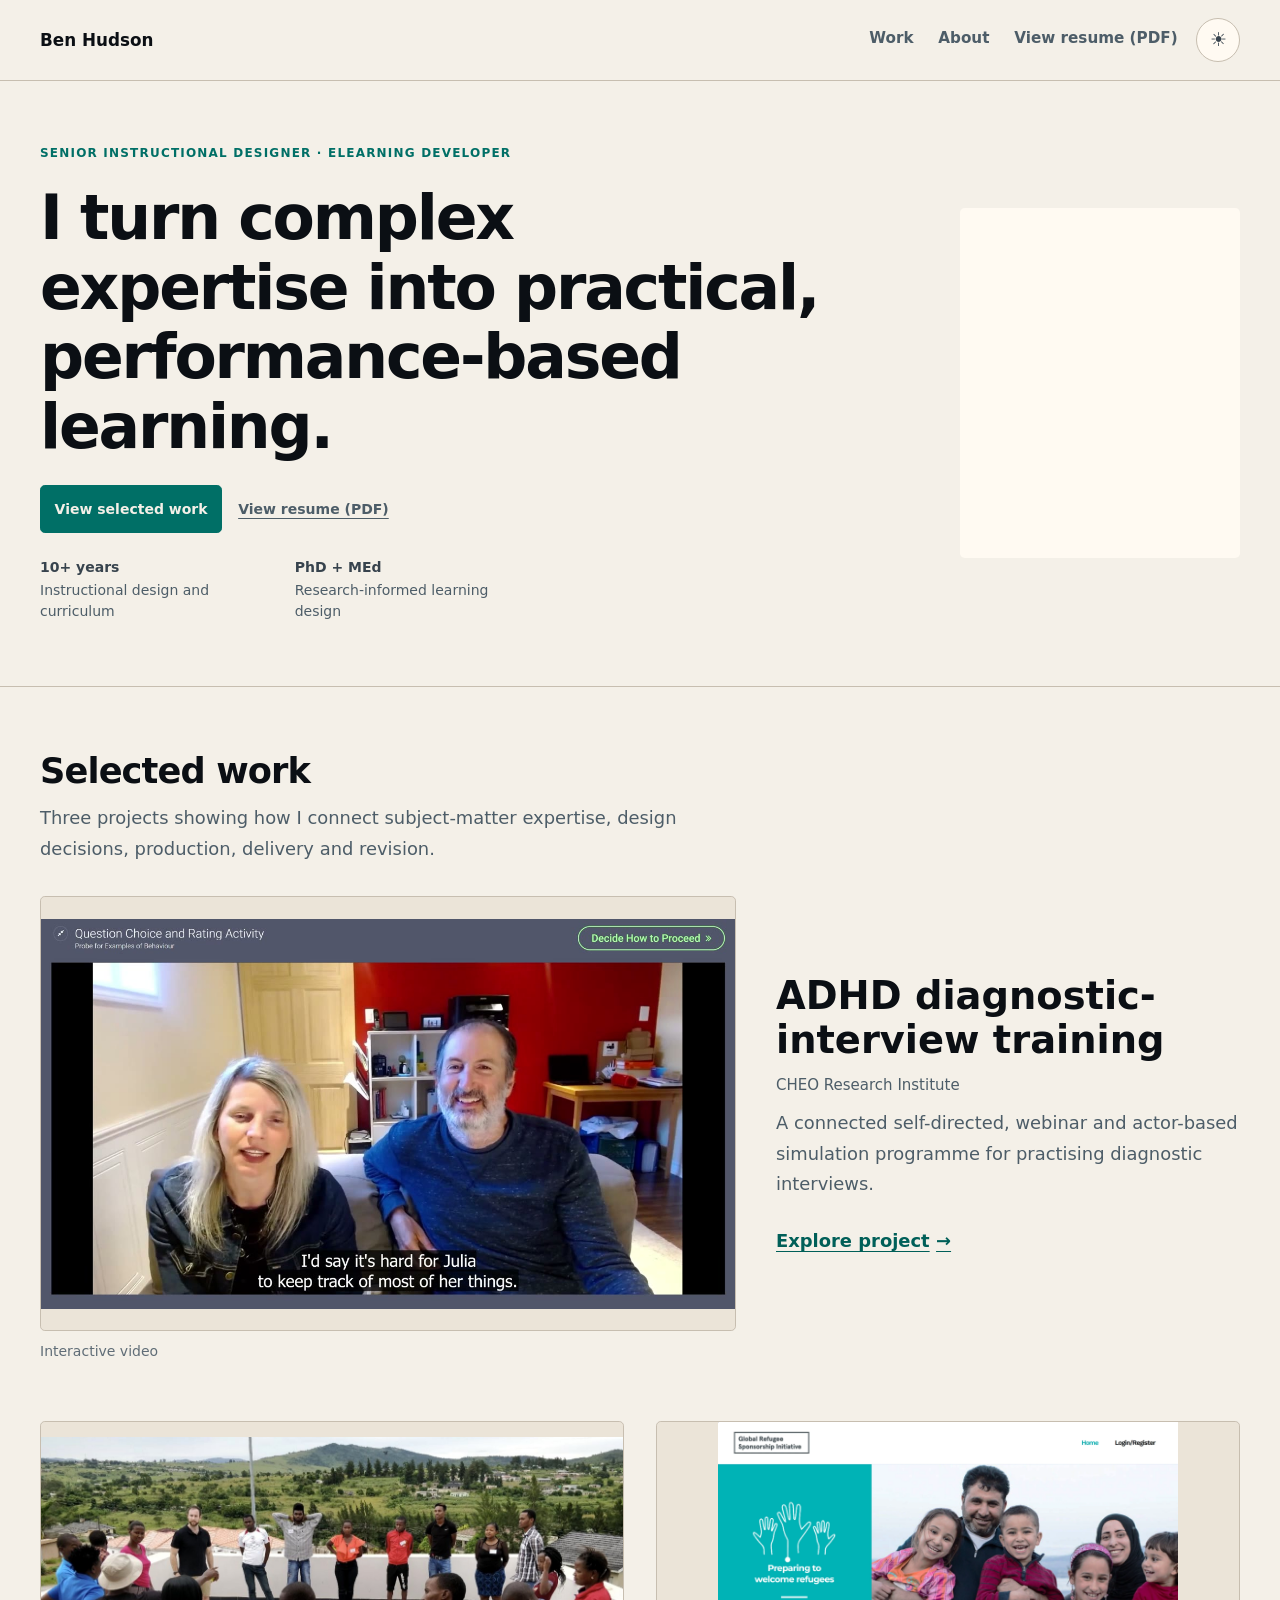
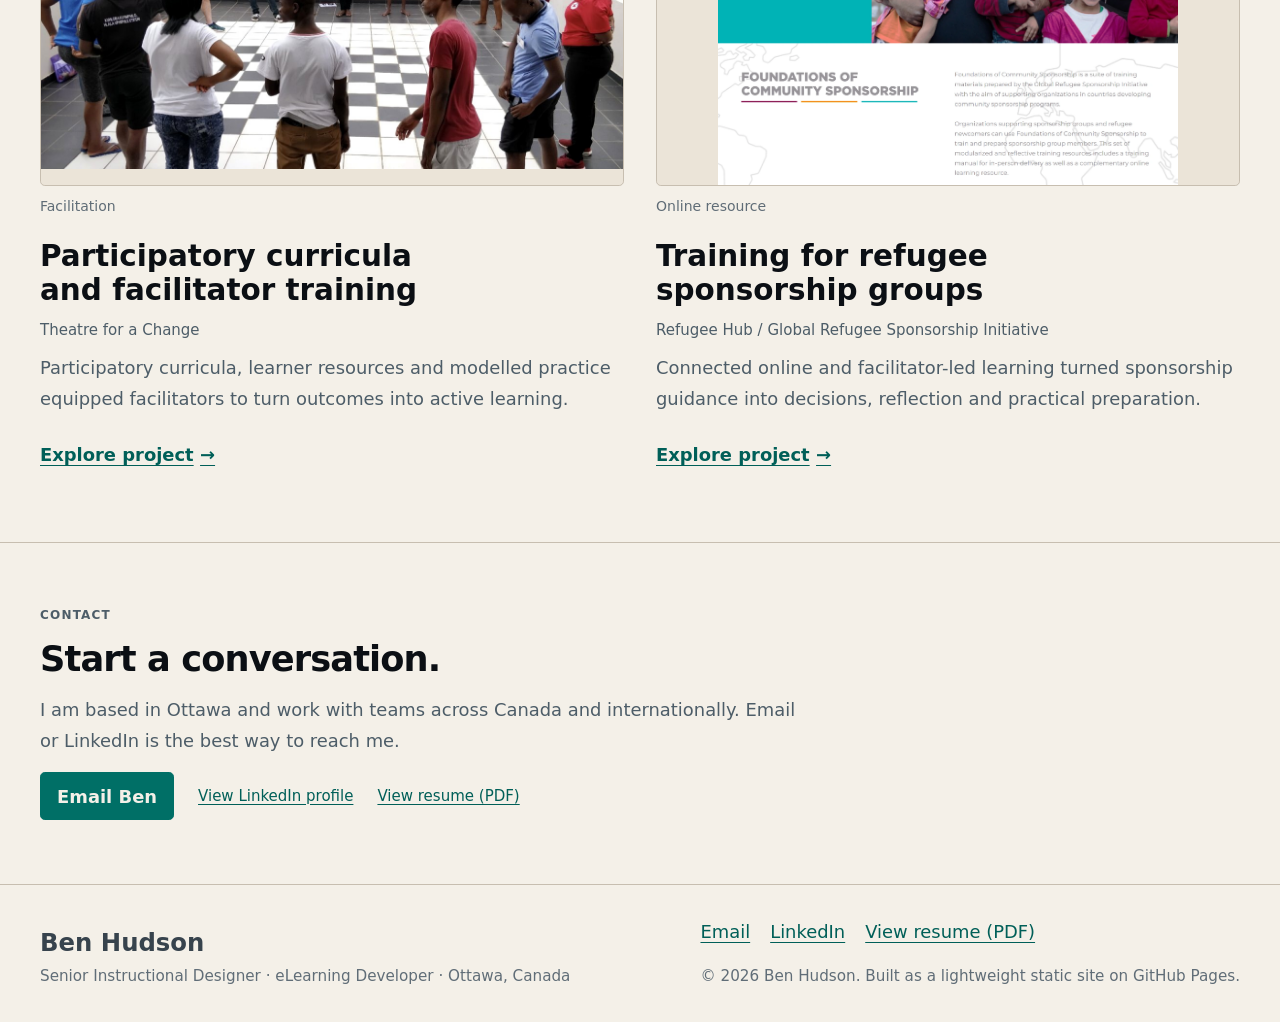
<file: index.html>
<!doctype html>
<html lang="en-CA">
<head>
  <meta charset="utf-8">
  <meta name="viewport" content="width=device-width, initial-scale=1">
  <meta name="theme-color" content="#0B0F14">
  <title>Ben Hudson | Senior Instructional Designer and eLearning Developer</title>
  <meta name="description" content="Portfolio of evidence-informed instructional design, curriculum, simulation, eLearning, LMS implementation, quality assurance and evaluation.">
  <link rel="canonical" href="https://benhudsonhum.github.io/">
  <meta property="og:title" content="Ben Hudson — Instructional Design Portfolio">
  <meta property="og:description" content="Selected work in healthcare education, participatory curriculum and blended refugee-sponsorship learning.">
  <meta property="og:type" content="website">
  <meta property="og:url" content="https://benhudsonhum.github.io/">
  <meta property="og:image" content="https://benhudsonhum.github.io/assets/images/common/social-preview.png?v=20260831"><meta property="og:image:type" content="image/png"><meta property="og:image:width" content="1200"><meta property="og:image:height" content="630"><meta property="og:image:alt" content="Ben Hudson, Senior Instructional Designer and eLearning Developer — Complex expertise into practical learning.">
  <meta name="twitter:card" content="summary_large_image">
  <meta name="twitter:title" content="Ben Hudson — Instructional Design Portfolio">
  <meta name="twitter:description" content="Complex expertise into practical, performance-based learning.">
  <meta name="twitter:image" content="https://benhudsonhum.github.io/assets/images/common/social-preview.png?v=20260831">
  <meta name="twitter:image:alt" content="Ben Hudson, Senior Instructional Designer and eLearning Developer — Complex expertise into practical learning.">
  <link rel="icon" href="/favicon.svg" type="image/svg+xml">
  <link rel="manifest" href="/site.webmanifest">
  <script class="theme-bootstrap">(function(){try{var k='portfolio-theme',s=localStorage.getItem(k),t=s||(matchMedia('(prefers-color-scheme: light)').matches?'light':'dark');document.documentElement.dataset.theme=t;var m=document.querySelector('meta[name="theme-color"]');if(m)m.content=t==='light'?'#f4f0e8':'#0b0f14'}catch(e){document.documentElement.dataset.theme='dark'}})();</script>
  <link rel="stylesheet" href="/assets/css/site.css?v=20260907">
  <script src="/assets/js/site.js?v=20260907" defer></script>
  <script type="application/ld+json">
  {"@context":"https://schema.org","@type":"Person","name":"Ben Hudson","jobTitle":"Senior Instructional Designer and eLearning Developer","url":"https://benhudsonhum.github.io/","sameAs":["https://www.linkedin.com/in/b3nhudson/"],"homeLocation":{"@type":"Place","name":"Ottawa, Canada"},"alumniOf":[{"@type":"CollegeOrUniversity","name":"University of Ottawa"},{"@type":"CollegeOrUniversity","name":"University of Kent"}],"knowsAbout":["Instructional design","Curriculum development","eLearning","Simulation","Learning evaluation"]}
  </script>
</head>
<body>
  <a class="skip-link" href="#main-content">Skip to main content</a>
  <header class="site-header">
    <div class="site-header__inner container">
      <a class="site-brand" href="/" aria-current="page">Ben Hudson</a>
      <div class="site-header__actions"><nav class="site-nav" aria-label="Primary navigation"><ul class="nav-list"><li><a href="/#selected-work">Work</a></li><li><a href="/about.html">About</a></li><li><a href="/assets/documents/ben-hudson-instructional-designer-resume.pdf">View resume (PDF)</a></li></ul></nav><button class="theme-toggle" type="button" data-theme-toggle aria-label="Switch to light theme" title="Switch to light theme"><span class="theme-toggle__sun" aria-hidden="true">☀</span><span class="theme-toggle__moon" aria-hidden="true">☾</span></button></div>
    </div>
  </header>

  <main id="main-content" tabindex="-1">
    <section class="hero container" aria-labelledby="hero-title">
      <div class="hero__grid">
        <div class="hero__content">
          <p class="eyebrow">Senior Instructional Designer · eLearning Developer</p>
          <h1 id="hero-title">I turn complex expertise into practical, <span class="keep-together">performance-based</span> learning.</h1>
          <div class="hero__actions"><a class="button button--primary" href="#selected-work">View selected work</a><a class="button button--secondary" href="/assets/documents/ben-hudson-instructional-designer-resume.pdf">View resume (PDF)</a></div>
        </div>
        <div class="hero__credentials" aria-label="Practice summary"><p><strong>10+ years</strong><span>Instructional design and curriculum</span></p><p><strong>PhD + MEd</strong><span>Research-informed learning design</span></p></div>
        <figure class="hero__visual">
          <picture>
            <source media="(min-width: 48rem)" srcset="/assets/images/common/ben-hudson-portrait-desktop-520x650.jpg 520w, /assets/images/common/ben-hudson-portrait-desktop-696x870.jpg 696w" sizes="(min-width: 72rem) 280px, 220px">
            <img src="/assets/images/common/ben-hudson-portrait-mobile-800x533.jpg" srcset="/assets/images/common/ben-hudson-portrait-mobile-800x533.jpg 800w, /assets/images/common/ben-hudson-portrait-mobile-1400x933.jpg 1400w" sizes="(min-width: 48rem) 280px, 112px" width="800" height="533" fetchpriority="high" decoding="async" alt="Black-and-white portrait of Ben Hudson in his home office.">
          </picture>
        </figure>
      </div>
    </section>



    <section class="section section--ruled" id="selected-work" aria-labelledby="work-title">
      <div class="container">
        <header class="section-header"><h2 id="work-title">Selected work</h2><p>Three projects showing how I connect subject-matter expertise, design decisions, production, delivery and revision.</p></header>
        <div class="project-grid">
          <article class="project-card project-card--featured">
            <figure class="project-card__visual" aria-label="Healthcare course artefact preview"><a class="project-preview" href="/work/healthcare-simulation.html" aria-label="Explore ADHD diagnostic-interview training"><img src="/assets/images/healthcare/video/adhd-question-choice-poster.jpg" width="1280" height="720" loading="lazy" decoding="async" alt="Actor-based interview with a learner decision prompt and visible captions."></a><figcaption class="project-preview__caption">Interactive video</figcaption></figure>
            <div class="project-card__body"><h3>ADHD diagnostic-interview training</h3><p class="project-card__meta">CHEO Research Institute</p><p>A connected self-directed, webinar and actor-based simulation programme for practising diagnostic interviews.</p><a class="text-link" href="/work/healthcare-simulation.html" aria-label="Explore ADHD diagnostic-interview training">Explore project <span aria-hidden="true">→</span></a></div>
          </article>

          <article class="project-card">
            <figure class="project-card__visual" aria-label="Life-skills curriculum artefact preview"><a class="project-preview" href="/work/life-skills-curriculum.html" aria-label="Explore participatory curricula and facilitator training"><img src="/assets/images/curriculum/evidence/tfac-eswatini-facilitation-public.jpg" width="1200" height="684" loading="lazy" decoding="async" alt="Ben Hudson facilitating a participatory group session in Eswatini."></a><figcaption class="project-preview__caption">Facilitation</figcaption></figure>
            <div class="project-card__body"><h3>Participatory curricula and facilitator training</h3><p class="project-card__meta">Theatre for a Change</p><p>Participatory curricula, learner resources and modelled practice equipped facilitators to turn outcomes into active learning.</p><a class="text-link" href="/work/life-skills-curriculum.html" aria-label="Explore participatory curricula and facilitator training">Explore project <span aria-hidden="true">→</span></a></div>
          </article>

          <article class="project-card">
            <figure class="project-card__visual" aria-label="Refugee-sponsorship learning artefact preview"><a class="project-preview" href="/work/refugee-sponsorship.html" aria-label="Explore training for refugee sponsorship groups"><img src="/assets/images/home/refugee-training-banner.webp" width="2011" height="1585" loading="lazy" decoding="async" alt="Global Refugee Sponsorship Initiative learning website with a Preparing to welcome refugees banner, family photograph and Foundations of Community Sponsorship introduction."></a><figcaption class="project-preview__caption">Online resource</figcaption></figure>
            <div class="project-card__body"><h3>Training for refugee sponsorship groups</h3><p class="project-card__meta">Refugee Hub / Global Refugee Sponsorship Initiative</p><p>Connected online and facilitator-led learning turned sponsorship guidance into decisions, reflection and practical preparation.</p><a class="text-link" href="/work/refugee-sponsorship.html" aria-label="Explore training for refugee sponsorship groups">Explore project <span aria-hidden="true">→</span></a></div>
          </article>
        </div>
      </div>
    </section>

    <section class="section section--ruled" id="contact" aria-labelledby="contact-title"><div class="container"><div class="contact-panel"><p class="eyebrow">Contact</p><h2 id="contact-title">Start a conversation.</h2><p>I am based in Ottawa and work with teams across Canada and internationally. Email or LinkedIn is the best way to reach me.</p><div class="contact-panel__actions"><a class="button button--primary" href="mailto:b3nhudson@gmail.com">Email Ben</a><a class="contact-link" href="https://www.linkedin.com/in/b3nhudson/">View LinkedIn profile <span class="visually-hidden">(external website)</span></a><a class="contact-link" href="/assets/documents/ben-hudson-instructional-designer-resume.pdf">View resume (PDF)</a></div></div></div></section>
  </main>

  <footer class="site-footer"><div class="site-footer__grid container"><div class="site-footer__identity"><strong>Ben Hudson</strong><p>Senior Instructional Designer · eLearning Developer · Ottawa, Canada</p></div><div><ul class="footer-links"><li><a href="mailto:b3nhudson@gmail.com">Email</a></li><li><a href="https://www.linkedin.com/in/b3nhudson/">LinkedIn</a></li><li><a href="/assets/documents/ben-hudson-instructional-designer-resume.pdf">View resume (PDF)</a></li></ul><p class="site-footer__note">© 2026 Ben Hudson. Built as a lightweight static site on GitHub Pages.</p></div></div></footer>
</body>
</html>
</file>
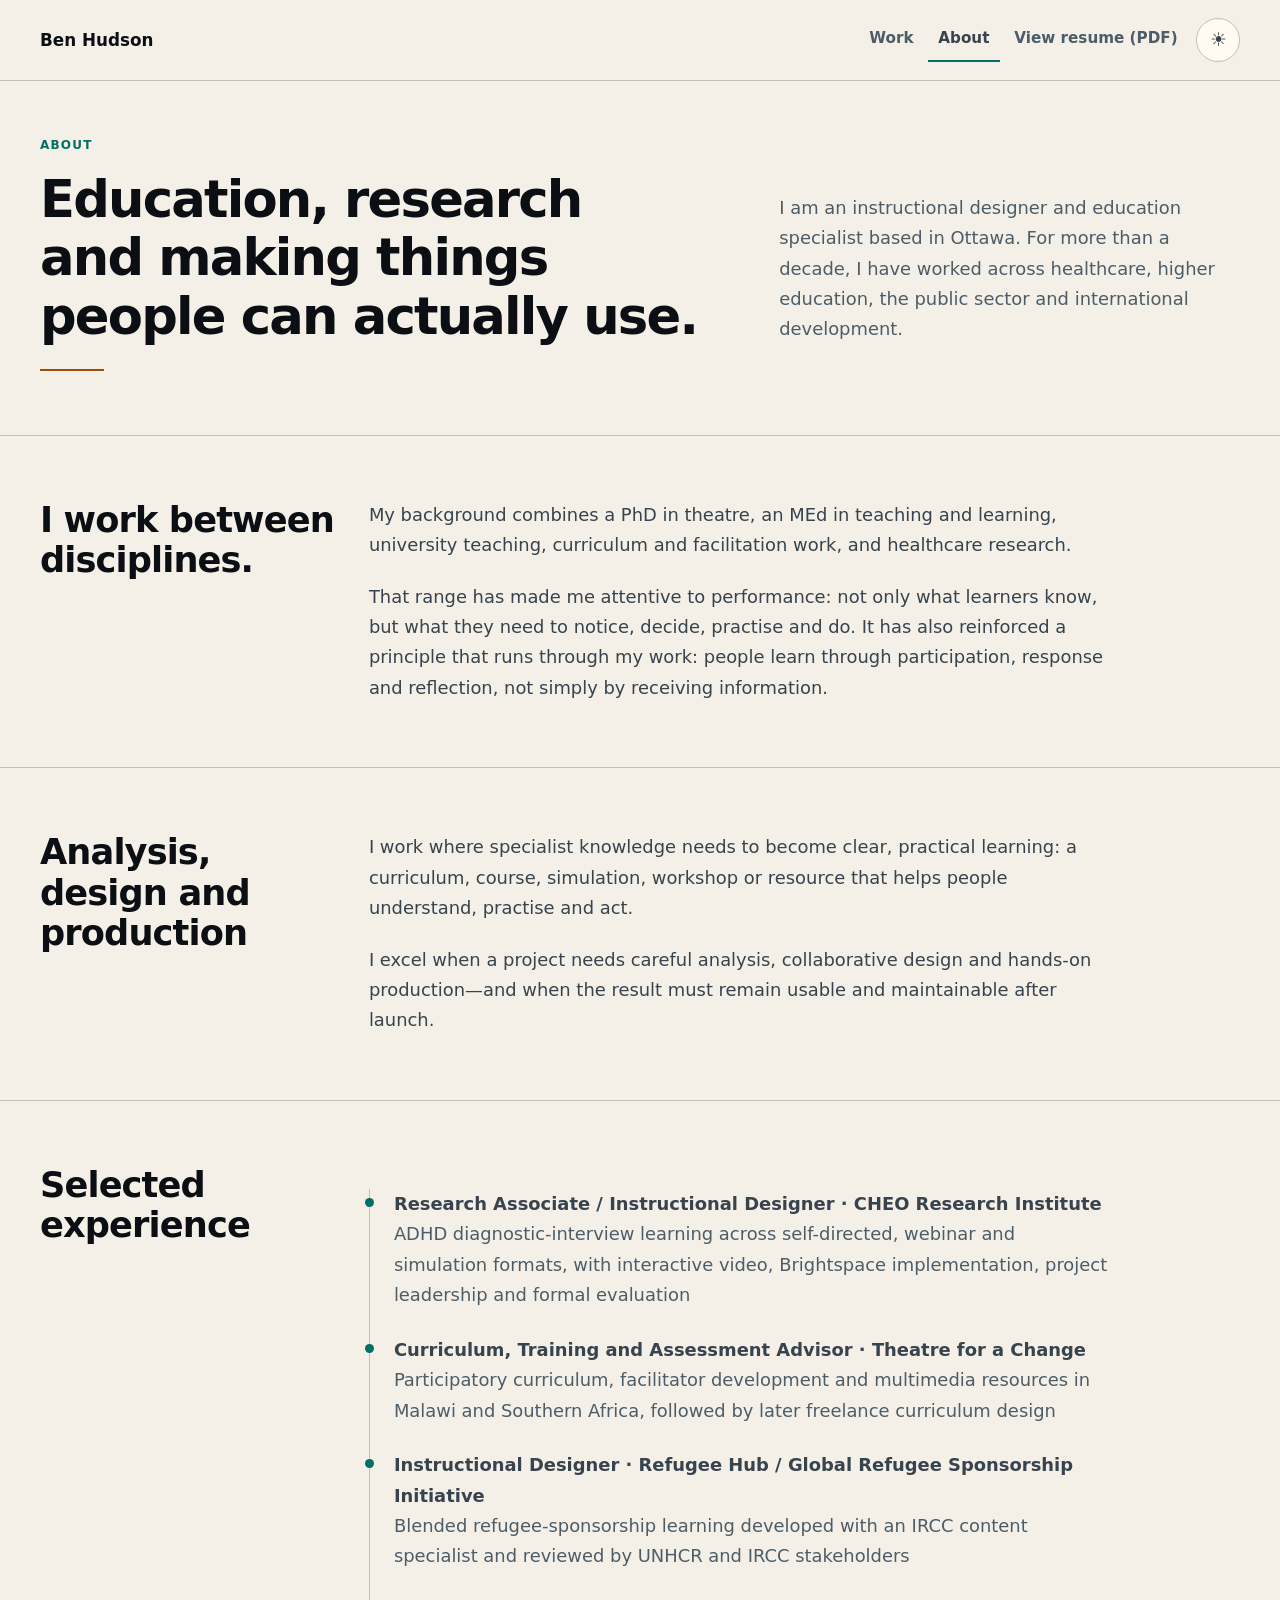
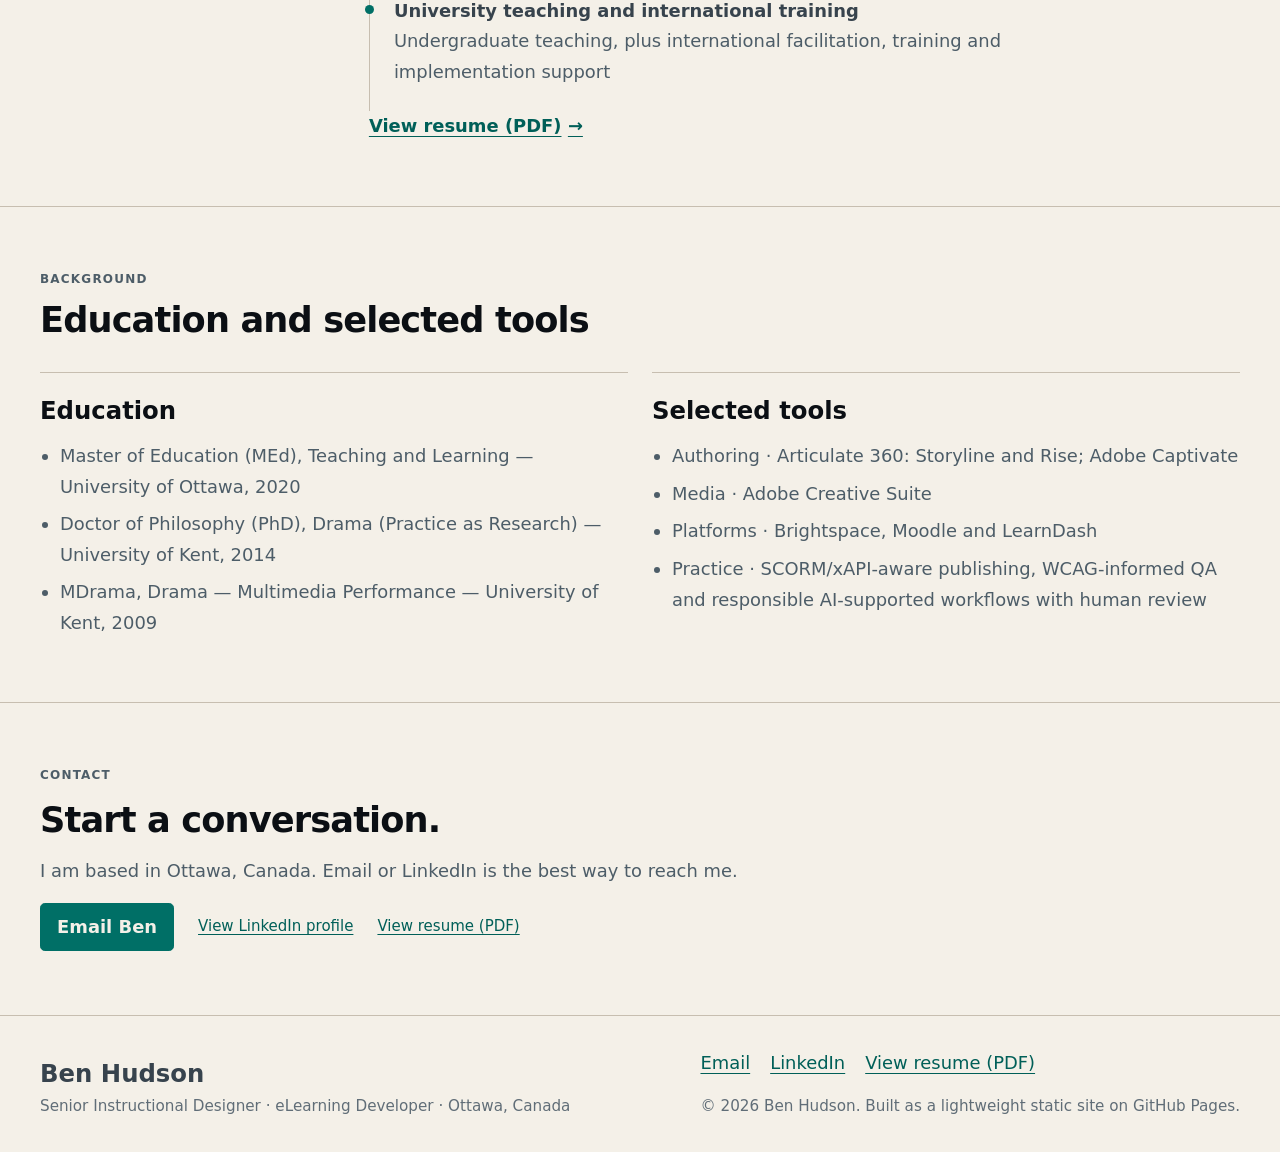
<file: about.html>
<!doctype html>
<html lang="en-CA">
<head>
  <meta charset="utf-8">
  <meta name="viewport" content="width=device-width, initial-scale=1">
  <meta name="theme-color" content="#0B0F14">
  <title>About Ben Hudson | Instructional Designer and Education Specialist</title>
  <meta name="description" content="Ben Hudson is an Ottawa-based instructional designer and education specialist working across healthcare, higher education, the public sector and international development.">
  <link rel="canonical" href="https://benhudsonhum.github.io/about.html">
  <meta property="og:title" content="About Ben Hudson — Instructional Designer and Education Specialist">
  <meta property="og:description" content="Education, research and learning people can use.">
  <meta property="og:type" content="profile"><meta property="og:url" content="https://benhudsonhum.github.io/about.html">
  <meta property="og:image" content="https://benhudsonhum.github.io/assets/images/common/social-preview.png?v=20260831"><meta property="og:image:type" content="image/png"><meta property="og:image:width" content="1200"><meta property="og:image:height" content="630"><meta property="og:image:alt" content="Ben Hudson, Senior Instructional Designer and eLearning Developer — Complex expertise into practical learning.">
  <meta name="twitter:card" content="summary_large_image"><meta name="twitter:title" content="About Ben Hudson"><meta name="twitter:description" content="Instructional design, educational research and digital production grounded in practical learning."><meta name="twitter:image" content="https://benhudsonhum.github.io/assets/images/common/social-preview.png?v=20260831"><meta name="twitter:image:alt" content="Ben Hudson, Senior Instructional Designer and eLearning Developer — Complex expertise into practical learning.">
  <link rel="icon" href="/favicon.svg" type="image/svg+xml"><link rel="manifest" href="/site.webmanifest"><script class="theme-bootstrap">(function(){try{var k='portfolio-theme',s=localStorage.getItem(k),t=s||(matchMedia('(prefers-color-scheme: light)').matches?'light':'dark');document.documentElement.dataset.theme=t;var m=document.querySelector('meta[name="theme-color"]');if(m)m.content=t==='light'?'#f4f0e8':'#0b0f14'}catch(e){document.documentElement.dataset.theme='dark'}})();</script><link rel="stylesheet" href="/assets/css/site.css?v=20260907"><script src="/assets/js/site.js?v=20260907" defer></script>
</head>
<body>
  <a class="skip-link" href="#main-content">Skip to main content</a>
  <header class="site-header"><div class="site-header__inner container"><a class="site-brand" href="/">Ben Hudson</a><div class="site-header__actions"><nav class="site-nav" aria-label="Primary navigation"><ul class="nav-list"><li><a href="/#selected-work">Work</a></li><li><a href="/about.html" aria-current="page">About</a></li><li><a href="/assets/documents/ben-hudson-instructional-designer-resume.pdf">View resume (PDF)</a></li></ul></nav><button class="theme-toggle" type="button" data-theme-toggle aria-label="Switch to light theme" title="Switch to light theme"><span class="theme-toggle__sun" aria-hidden="true">☀</span><span class="theme-toggle__moon" aria-hidden="true">☾</span></button></div></div></header>
  <main id="main-content" tabindex="-1">
    <header class="about-hero container"><div class="about-hero__content"><p class="eyebrow">About</p><h1>Education, research and making things people can actually use.</h1><div class="accent-rule" aria-hidden="true"></div><p>I am an instructional designer and education specialist based in Ottawa. For more than a decade, I have worked across healthcare, higher education, the public sector and international development.</p></div></header>

    <section class="section section--ruled" aria-labelledby="disciplines-title"><div class="container"><div class="case-section__grid"><h2 id="disciplines-title">I work between disciplines.</h2><div class="case-section__body"><p>My background combines a PhD in theatre, an MEd in teaching and learning, university teaching, curriculum and facilitation work, and healthcare research.</p><p>That range has made me attentive to performance: not only what learners know, but what they need to notice, decide, practise and do. It has also reinforced a principle that runs through my work: people learn through participation, response and reflection, not simply by receiving information.</p></div></div></div></section>

    <section class="section section--ruled" aria-labelledby="practice-title"><div class="container"><div class="case-section__grid"><h2 id="practice-title">Analysis, design and production</h2><div class="case-section__body"><p>I work where specialist knowledge needs to become clear, practical learning: a curriculum, course, simulation, workshop or resource that helps people understand, practise and act.</p><p>I excel when a project needs careful analysis, collaborative design and hands-on production—and when the result must remain usable and maintainable after launch.</p></div></div></div></section>
    <section class="section section--ruled" aria-labelledby="experience-title"><div class="container"><div class="case-section__grid"><h2 id="experience-title">Selected experience</h2><div class="case-section__body"><ul class="timeline"><li><strong>Research Associate / Instructional Designer · CHEO Research Institute</strong><br><span class="muted">ADHD diagnostic-interview learning across self-directed, webinar and simulation formats, with interactive video, Brightspace implementation, project leadership and formal evaluation</span></li><li><strong>Curriculum, Training and Assessment Advisor · Theatre for a Change</strong><br><span class="muted">Participatory curriculum, facilitator development and multimedia resources in Malawi and Southern Africa, followed by later freelance curriculum design</span></li><li><strong>Instructional Designer · Refugee Hub / Global Refugee Sponsorship Initiative</strong><br><span class="muted">Blended refugee-sponsorship learning developed with an IRCC content specialist and reviewed by UNHCR and IRCC stakeholders</span></li><li><strong>University teaching and international training</strong><br><span class="muted">Undergraduate teaching, plus international facilitation, training and implementation support</span></li></ul><p><a class="text-link" href="/assets/documents/ben-hudson-instructional-designer-resume.pdf">View resume (PDF) <span aria-hidden="true">→</span></a></p></div></div></div></section>

    <section class="section section--ruled" aria-labelledby="education-title"><div class="container"><header class="section-header"><p class="eyebrow">Background</p><h2 id="education-title">Education and selected tools</h2></header><div class="detail-grid"><article class="capability-card"><h3>Education</h3><ul><li>Master of Education (MEd), Teaching and Learning — University of Ottawa, 2020</li><li>Doctor of Philosophy (PhD), Drama (Practice as Research) — University of Kent, 2014</li><li>MDrama, Drama — Multimedia Performance — University of Kent, 2009</li></ul></article><article class="capability-card"><h3>Selected tools</h3><ul><li>Authoring · Articulate 360: Storyline and Rise; Adobe Captivate</li><li>Media · Adobe Creative Suite</li><li>Platforms · Brightspace, Moodle and LearnDash</li><li>Practice · SCORM/xAPI-aware publishing, WCAG-informed QA and responsible AI-supported workflows with human review</li></ul></article></div></div></section>

    <section class="section section--ruled" id="contact" aria-labelledby="contact-title"><div class="container"><div class="contact-panel"><p class="eyebrow">Contact</p><h2 id="contact-title">Start a conversation.</h2><p>I am based in Ottawa, Canada. Email or LinkedIn is the best way to reach me.</p><div class="contact-panel__actions"><a class="button button--primary" href="mailto:b3nhudson@gmail.com">Email Ben</a><a class="contact-link" href="https://www.linkedin.com/in/b3nhudson/">View LinkedIn profile <span class="visually-hidden">(external website)</span></a><a class="contact-link" href="/assets/documents/ben-hudson-instructional-designer-resume.pdf">View resume (PDF)</a></div></div></div></section>
  </main>
  <footer class="site-footer"><div class="site-footer__grid container"><div class="site-footer__identity"><strong>Ben Hudson</strong><p>Senior Instructional Designer · eLearning Developer · Ottawa, Canada</p></div><div><ul class="footer-links"><li><a href="mailto:b3nhudson@gmail.com">Email</a></li><li><a href="https://www.linkedin.com/in/b3nhudson/">LinkedIn</a></li><li><a href="/assets/documents/ben-hudson-instructional-designer-resume.pdf">View resume (PDF)</a></li></ul><p class="site-footer__note">© 2026 Ben Hudson. Built as a lightweight static site on GitHub Pages.</p></div></div></footer>
</body>
</html>
</file>
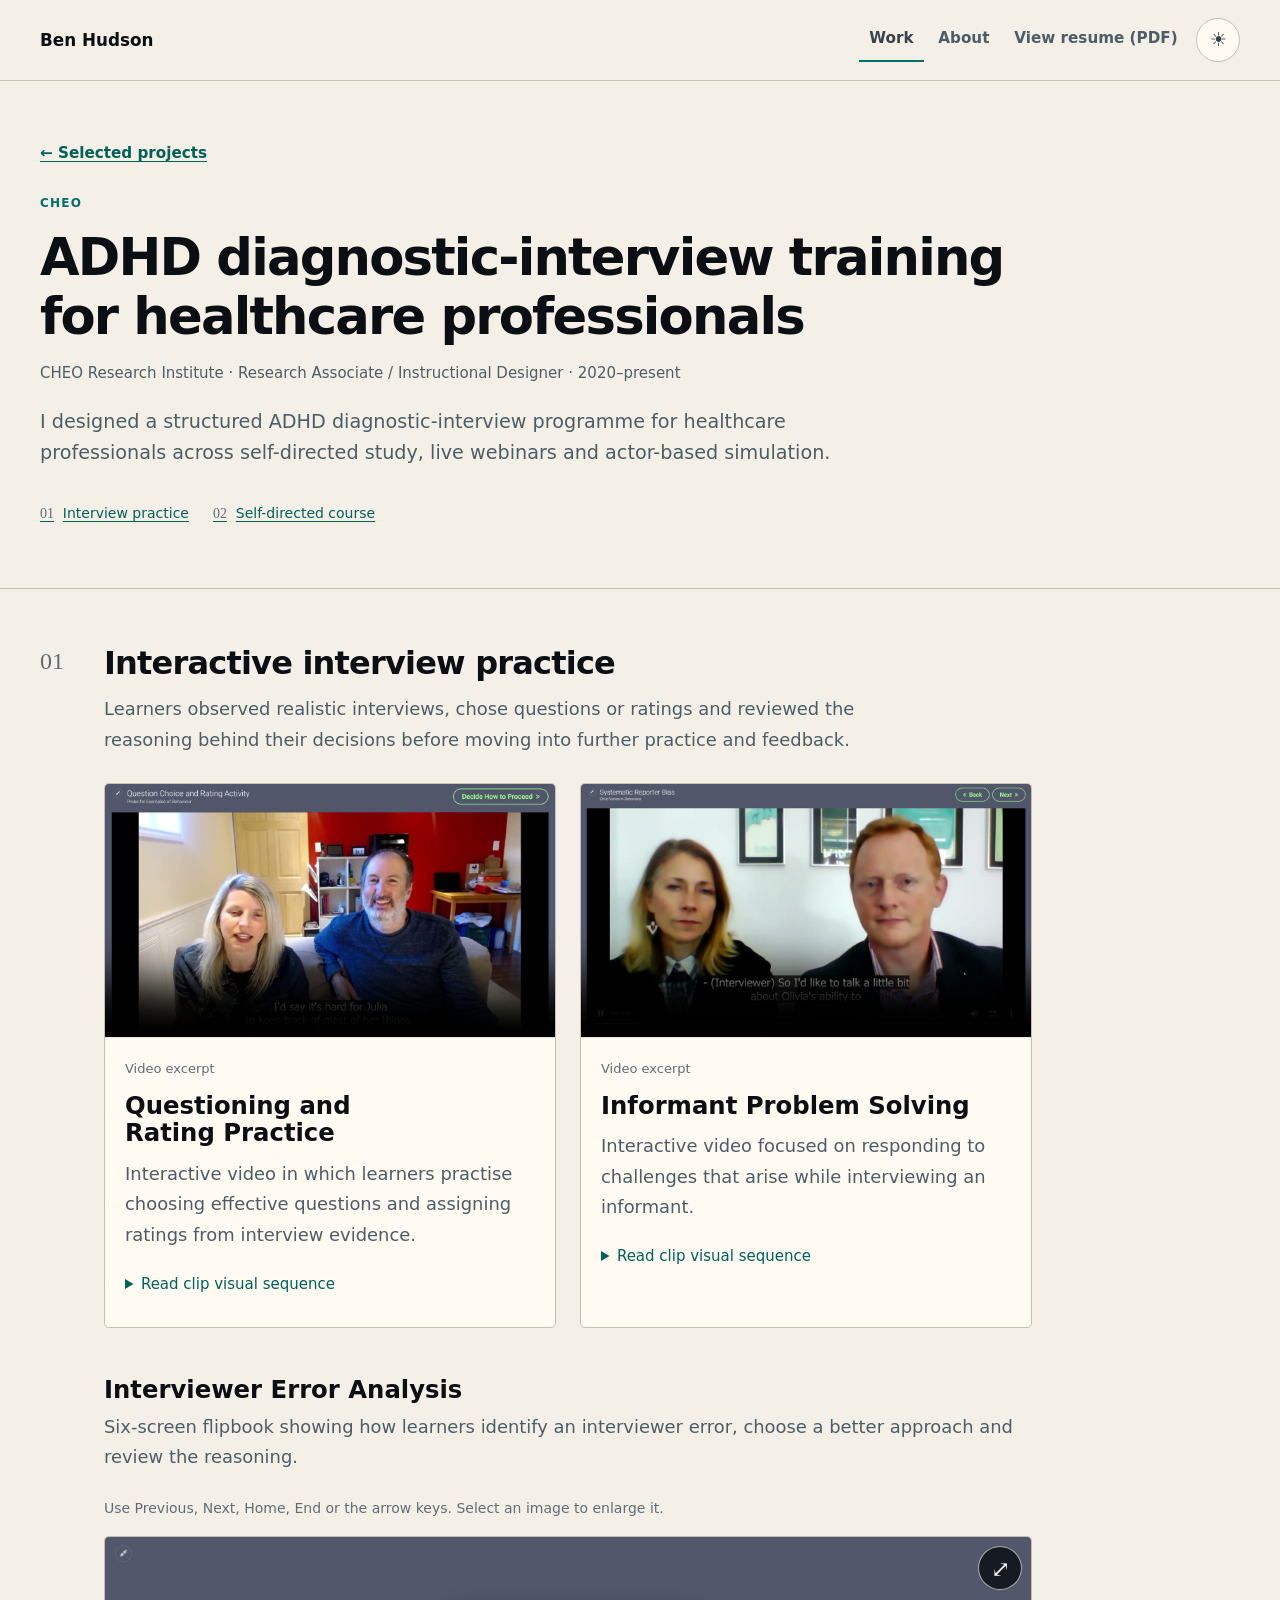
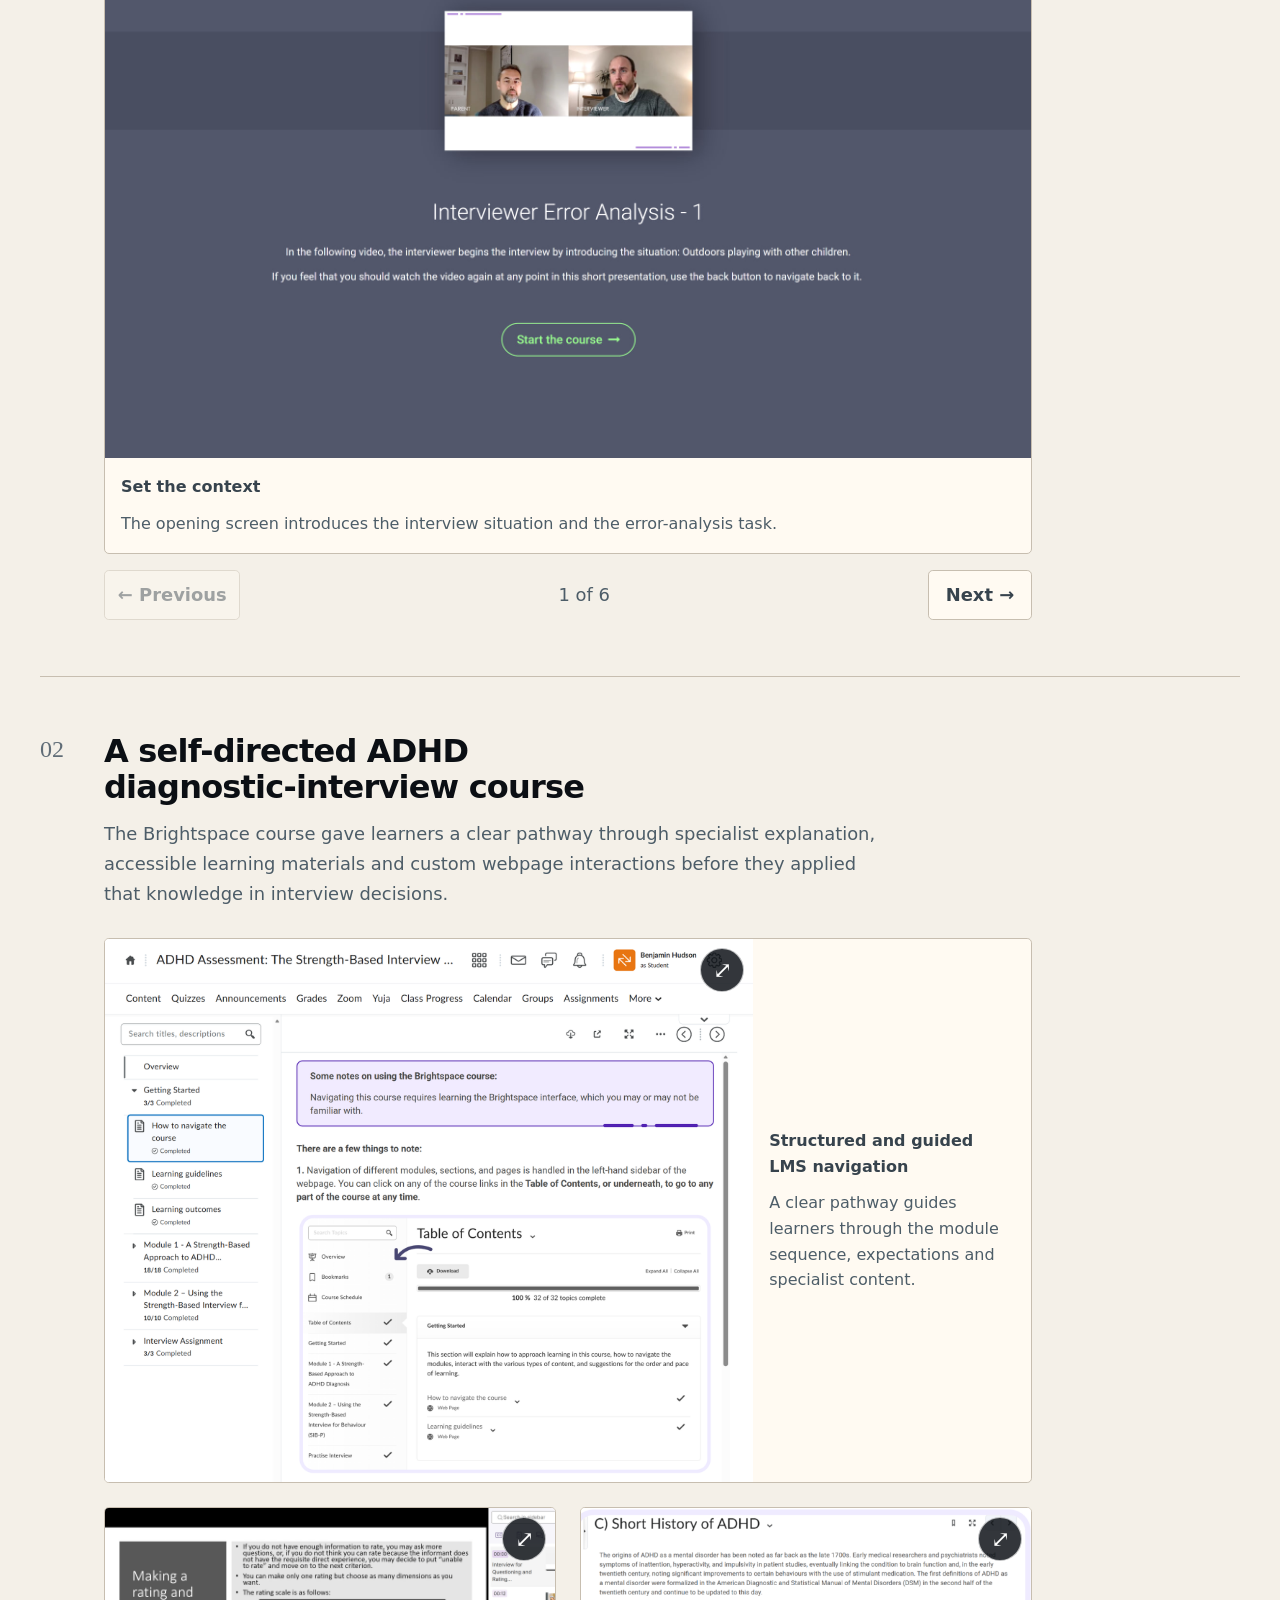
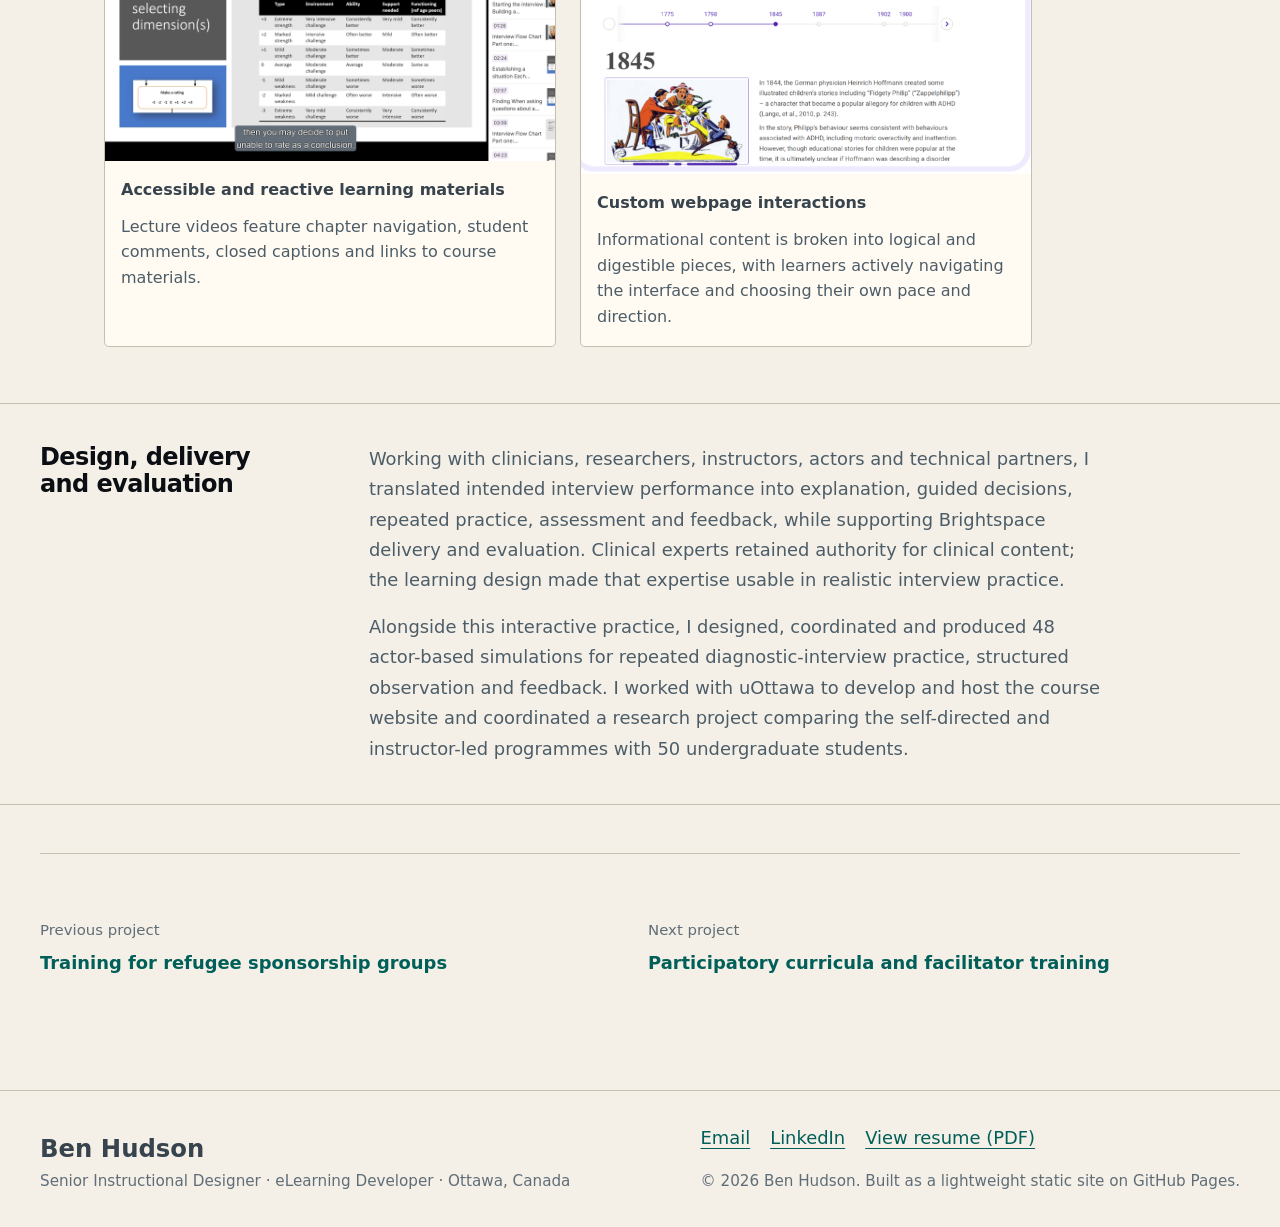
<file: work/healthcare-simulation.html>
<!doctype html>
<html lang="en-CA">
<head>
  <meta charset="utf-8">
  <meta name="viewport" content="width=device-width, initial-scale=1">
  <meta name="theme-color" content="#0B0F14">
  <title>ADHD diagnostic-interview training for healthcare professionals | Ben Hudson</title>
  <meta name="description" content="A structured ADHD diagnostic-interview programme across self-directed, webinar and actor-based simulation formats, designed by Ben Hudson with clinical experts.">
  <link rel="canonical" href="https://benhudsonhum.github.io/work/healthcare-simulation.html">
  <meta property="og:title" content="ADHD diagnostic-interview training for healthcare professionals"><meta property="og:description" content="Self-directed learning, interactive interview practice and actor-based simulation designed with CHEO Research Institute clinical experts."><meta property="og:type" content="article"><meta property="og:url" content="https://benhudsonhum.github.io/work/healthcare-simulation.html">
  <meta property="og:image" content="https://benhudsonhum.github.io/assets/images/common/social-preview.png?v=20260831"><meta property="og:image:type" content="image/png"><meta property="og:image:width" content="1200"><meta property="og:image:height" content="630"><meta property="og:image:alt" content="Ben Hudson, Senior Instructional Designer and eLearning Developer — Complex expertise into practical learning.">
  <meta name="twitter:card" content="summary_large_image"><meta name="twitter:title" content="ADHD diagnostic-interview training for healthcare professionals"><meta name="twitter:description" content="A connected CHEO learning programme for practising diagnostic interviews."><meta name="twitter:image" content="https://benhudsonhum.github.io/assets/images/common/social-preview.png?v=20260831"><meta name="twitter:image:alt" content="Ben Hudson, Senior Instructional Designer and eLearning Developer — Complex expertise into practical learning.">
  <link rel="icon" href="/favicon.svg" type="image/svg+xml"><link rel="manifest" href="/site.webmanifest">
  <script class="theme-bootstrap">(function(){try{var k='portfolio-theme',s=localStorage.getItem(k),t=s||(matchMedia('(prefers-color-scheme: light)').matches?'light':'dark');document.documentElement.dataset.theme=t;var m=document.querySelector('meta[name="theme-color"]');if(m)m.content=t==='light'?'#f4f0e8':'#0b0f14'}catch(e){document.documentElement.dataset.theme='dark'}})();</script>
  <link rel="stylesheet" href="/assets/css/site.css?v=20260907"><script src="/assets/js/site.js?v=20260907" defer></script>
</head>
<body>
  <a class="skip-link" href="#main-content">Skip to main content</a>
  <header class="site-header"><div class="site-header__inner container"><a class="site-brand" href="/">Ben Hudson</a><div class="site-header__actions"><nav class="site-nav" aria-label="Primary navigation"><ul class="nav-list"><li><a href="/#selected-work" aria-current="page">Work</a></li><li><a href="/about.html">About</a></li><li><a href="/assets/documents/ben-hudson-instructional-designer-resume.pdf">View resume (PDF)</a></li></ul></nav><button class="theme-toggle" type="button" data-theme-toggle aria-label="Switch to light theme" title="Switch to light theme"><span class="theme-toggle__sun" aria-hidden="true">☀</span><span class="theme-toggle__moon" aria-hidden="true">☾</span></button></div></div></header>
  <main id="main-content" tabindex="-1"><article class="case-study">
    <header class="role-hero container" data-project-summary>
      <a class="breadcrumb" href="/#selected-work">← Selected projects</a><p class="eyebrow">CHEO</p>
      <h1>ADHD diagnostic-interview training for healthcare professionals</h1>
      <p class="project-meta">CHEO Research Institute · Research Associate / Instructional Designer · 2020–present</p>
      <p class="role-summary">I designed a structured ADHD diagnostic-interview programme for healthcare professionals across self-directed study, live webinars and actor-based simulation.</p>
      <nav class="project-sections" aria-label="On this page"><a href="#healthcare-example-interactive-video"><span aria-hidden="true">01</span>Interview practice</a><a href="#healthcare-example-course"><span aria-hidden="true">02</span>Self-directed course</a></nav>
    </header>
    <section class="work-examples section--ruled" aria-label="ADHD diagnostic-interview training evidence"><div class="container">
      <article class="work-example" id="healthcare-example-interactive-video"><div class="work-example__number" aria-hidden="true">01</div><div class="work-example__content">
        <header class="work-example__header"><h2>Interactive interview practice</h2><p>Learners observed realistic interviews, chose questions or ratings and reviewed the reasoning behind their decisions before moving into further practice and feedback.</p></header>
        <div class="media-grid" aria-label="Interactive interview practice videos">
          <article class="media-card"><video controls playsinline preload="metadata" width="1280" height="720" poster="/assets/images/healthcare/video/adhd-question-choice-poster.jpg" aria-label="Questioning and Rating Practice interactive video"><source src="/assets/video/healthcare/adhd-question-choice-highlight.webm" type="video/webm"><source src="/assets/video/healthcare/adhd-question-choice-highlight.mp4" type="video/mp4">Your browser does not support embedded video.</video><div class="media-card__body"><p class="media-label">Video excerpt</p><h3>Questioning and Rating Practice</h3><p>Interactive video in which learners practise choosing effective questions and assigning ratings from interview evidence.</p><details class="media-transcript"><summary>Read clip visual sequence</summary><p>The interface asks for examples of behaviour. A parent describes difficulty keeping track of belongings, then a decision menu asks how the interviewer should proceed before written feedback appears.</p></details></div></article>
          <article class="media-card"><video controls playsinline preload="metadata" width="1280" height="720" poster="/assets/images/healthcare/video/adhd-systematic-reporter-bias-poster.jpg" aria-label="Informant Problem Solving interactive video"><source src="/assets/video/healthcare/adhd-systematic-reporter-bias-highlight.webm" type="video/webm"><source src="/assets/video/healthcare/adhd-systematic-reporter-bias-highlight.mp4" type="video/mp4">Your browser does not support embedded video.</video><div class="media-card__body"><p class="media-label">Video excerpt</p><h3>Informant Problem Solving</h3><p>Interactive video focused on responding to challenges that arise while interviewing an informant.</p><details class="media-transcript"><summary>Read clip visual sequence</summary><p>An interview excerpt introduces a common information-gathering problem, followed by a learner decision and written reasoning that connects the observation to a better next step.</p></details></div></article>
        </div>
        <div class="evidence-subsection"><h3>Interviewer Error Analysis</h3><p>Six-screen flipbook showing how learners identify an interviewer error, choose a better approach and review the reasoning.</p></div>
        <div class="flipbook" data-flipbook data-flipbook-id="interviewer-error-analysis" tabindex="0" role="region" aria-label="Interviewer Error Analysis six-screen flipbook"><p class="flipbook__hint">Scroll to explore. Select an image to enlarge it.</p><div class="flipbook__stage"><div class="flipbook__track">
          <figure class="flipbook__slide"><a class="evidence-trigger" href="/assets/images/healthcare/storyboard/adhd-interviewer-error-01-set-the-context.jpg" aria-label="Open full-resolution image: Set the context" data-evidence-title="Set the context" data-evidence-caption="The opening screen introduces the interview situation and the error-analysis task."><img src="/assets/images/healthcare/storyboard/adhd-interviewer-error-01-set-the-context.jpg" width="1920" height="1080" loading="lazy" decoding="async" alt="Interviewer Error Analysis introduction describing a parent interview about playing outside."></a><figcaption class="artifact-caption"><strong>Set the context</strong><span>The opening screen introduces the interview situation and the error-analysis task.</span></figcaption></figure>
          <figure class="flipbook__slide"><a class="evidence-trigger" href="/assets/images/healthcare/storyboard/adhd-interviewer-error-02-observe-the-interview.jpg" aria-label="Open full-resolution image: Observe the interview" data-evidence-title="Observe the interview" data-evidence-caption="Learners watch the exchange before judging the interviewer’s choices."><img src="/assets/images/healthcare/storyboard/adhd-interviewer-error-02-observe-the-interview.jpg" width="1920" height="1080" loading="lazy" decoding="async" alt="Split-screen actor interview with open captions and parent and interviewer labels."></a><figcaption class="artifact-caption"><strong>Observe the interview</strong><span>Learners watch the exchange before judging the interviewer’s choices.</span></figcaption></figure>
          <figure class="flipbook__slide"><a class="evidence-trigger" href="/assets/images/healthcare/storyboard/adhd-interviewer-error-03-identify-the-first-error.jpg" aria-label="Open full-resolution image: Identify the first error" data-evidence-title="Identify the first error" data-evidence-caption="A decision screen asks learners to distinguish the observed action from plausible alternatives."><img src="/assets/images/healthcare/storyboard/adhd-interviewer-error-03-identify-the-first-error.jpg" width="1920" height="1080" loading="lazy" decoding="async" alt="Question asking what the interviewer did to establish the situation, with four response options."></a><figcaption class="artifact-caption"><strong>Identify the first error</strong><span>A decision screen asks learners to distinguish the observed action from plausible alternatives.</span></figcaption></figure>
          <figure class="flipbook__slide"><a class="evidence-trigger" href="/assets/images/healthcare/storyboard/adhd-interviewer-error-04-choose-a-better-probe.jpg" aria-label="Open full-resolution image: Choose a better probe" data-evidence-title="Choose a better probe" data-evidence-caption="Learners select a response intended to elicit more specific interview evidence."><img src="/assets/images/healthcare/storyboard/adhd-interviewer-error-04-choose-a-better-probe.jpg" width="1920" height="1080" loading="lazy" decoding="async" alt="Question asking what the interviewer could say next, with four probing options."></a><figcaption class="artifact-caption"><strong>Choose a better probe</strong><span>Learners select a response intended to elicit more specific interview evidence.</span></figcaption></figure>
          <figure class="flipbook__slide"><a class="evidence-trigger" href="/assets/images/healthcare/storyboard/adhd-interviewer-error-05-review-the-reasoning.jpg" aria-label="Open full-resolution image: Review the reasoning" data-evidence-title="Review the reasoning" data-evidence-caption="Explanatory feedback connects the preferred probe to the interview rationale."><img src="/assets/images/healthcare/storyboard/adhd-interviewer-error-05-review-the-reasoning.jpg" width="1920" height="1080" loading="lazy" decoding="async" alt="Feedback screen explaining why an alternative probe is more useful."></a><figcaption class="artifact-caption"><strong>Review the reasoning</strong><span>Explanatory feedback connects the preferred probe to the interview rationale.</span></figcaption></figure>
          <figure class="flipbook__slide"><a class="evidence-trigger" href="/assets/images/healthcare/storyboard/adhd-interviewer-error-06-continue-to-feedback.jpg" aria-label="Open full-resolution image: Continue to feedback" data-evidence-title="Continue to feedback" data-evidence-caption="The final state moves learners from correctness into fuller feedback and continued analysis."><img src="/assets/images/healthcare/storyboard/adhd-interviewer-error-06-continue-to-feedback.jpg" width="1920" height="1080" loading="lazy" decoding="async" alt="Correct-answer screen with a See Feedback button for continuing the analysis."></a><figcaption class="artifact-caption"><strong>Continue to feedback</strong><span>The final state moves learners from correctness into fuller feedback and continued analysis.</span></figcaption></figure>
        </div></div><div class="flipbook__controls"><button class="flipbook__button" type="button" data-flipbook-previous aria-label="Previous Interviewer Error Analysis screen">← Previous</button><span class="flipbook__status" data-flipbook-status aria-live="polite">1 of 6</span><button class="flipbook__button" type="button" data-flipbook-next aria-label="Next Interviewer Error Analysis screen">Next →</button></div></div>
      </div></article>
      <article class="work-example" id="healthcare-example-course"><div class="work-example__number" aria-hidden="true">02</div><div class="work-example__content">
        <header class="work-example__header"><h2>A self-directed ADHD diagnostic-interview course</h2><p>The Brightspace course gave learners a clear pathway through specialist explanation, accessible learning materials and custom webpage interactions before they applied that knowledge in interview decisions.</p></header>
        <div class="evidence-collage evidence-collage--three" aria-label="Self-directed ADHD course evidence">
          <figure class="evidence-panel evidence-collage__lead"><a class="evidence-trigger" href="/assets/images/healthcare/evidence/adhd-course-guide-navigation.png" aria-label="Open full-resolution image: Structured and guided LMS navigation" data-evidence-title="Structured and guided LMS navigation" data-evidence-caption="A clear pathway guides learners through the module sequence, expectations and specialist content."><img src="/assets/images/healthcare/evidence/adhd-course-guide-navigation.png" width="1800" height="1508" loading="lazy" decoding="async" alt="Brightspace ADHD course guide with structured module navigation, orientation notes and a table of contents."></a><figcaption class="artifact-caption"><strong>Structured and guided LMS navigation</strong><span>A clear pathway guides learners through the module sequence, expectations and specialist content.</span></figcaption></figure>
          <figure class="evidence-panel"><a class="evidence-trigger" href="/assets/images/healthcare/evidence/adhd-searchable-rating-reference.png" aria-label="Open full-resolution image: Accessible and reactive learning materials" data-evidence-title="Accessible and reactive learning materials" data-evidence-caption="Lecture videos feature chapter navigation, student comments, closed captions and links to course materials."><img src="/assets/images/healthcare/evidence/adhd-searchable-rating-reference.png" width="1920" height="1080" loading="lazy" decoding="async" alt="Chaptered lecture with closed captions, student comments, sidebar navigation and links to course materials."></a><figcaption class="artifact-caption"><strong>Accessible and reactive learning materials</strong><span>Lecture videos feature chapter navigation, student comments, closed captions and links to course materials.</span></figcaption></figure>
          <figure class="evidence-panel"><a class="evidence-trigger" href="/assets/images/healthcare/evidence/adhd-interactive-timeline.png" aria-label="Open full-resolution image: Custom webpage interactions" data-evidence-title="Custom webpage interactions" data-evidence-caption="Informational content is broken into logical and digestible pieces, with learners actively navigating the interface and choosing their own pace and direction."><img src="/assets/images/healthcare/evidence/adhd-interactive-timeline.png" width="1919" height="1078" loading="lazy" decoding="async" alt="Custom ADHD history interaction with selectable milestones, supporting text and an archival illustration."></a><figcaption class="artifact-caption"><strong>Custom webpage interactions</strong><span>Informational content is broken into logical and digestible pieces, with learners actively navigating the interface and choosing their own pace and direction.</span></figcaption></figure>
        </div>
      </div></article>
    </div></section>
    <section class="project-context section--ruled"><div class="container"><h2>Design, delivery and evaluation</h2><div class="project-context__body"><p>Working with clinicians, researchers, instructors, actors and technical partners, I translated intended interview performance into explanation, guided decisions, repeated practice, assessment and feedback, while supporting Brightspace delivery and evaluation. Clinical experts retained authority for clinical content; the learning design made that expertise usable in realistic interview practice.</p><p>Alongside this interactive practice, I designed, coordinated and produced 48 actor-based simulations for repeated diagnostic-interview practice, structured observation and feedback. I worked with uOttawa to develop and host the course website and coordinated a research project comparing the self-directed and instructor-led programmes with 50 undergraduate students.</p></div></div></section>
    <section class="case-section section--ruled"><div class="container"><nav class="case-pagination" aria-label="Explore more selected projects"><a href="/work/refugee-sponsorship.html"><small>Previous project</small><strong>Training for refugee sponsorship groups</strong></a><a href="/work/life-skills-curriculum.html"><small>Next project</small><strong>Participatory curricula and facilitator training</strong></a></nav></div></section>
  </article></main>
  <footer class="site-footer"><div class="site-footer__grid container"><div class="site-footer__identity"><strong>Ben Hudson</strong><p>Senior Instructional Designer · eLearning Developer · Ottawa, Canada</p></div><div><ul class="footer-links"><li><a href="mailto:b3nhudson@gmail.com">Email</a></li><li><a href="https://www.linkedin.com/in/b3nhudson/">LinkedIn</a></li><li><a href="/assets/documents/ben-hudson-instructional-designer-resume.pdf">View resume (PDF)</a></li></ul><p class="site-footer__note">© 2026 Ben Hudson. Built as a lightweight static site on GitHub Pages.</p></div></div></footer>
</body>
</html>
</file>
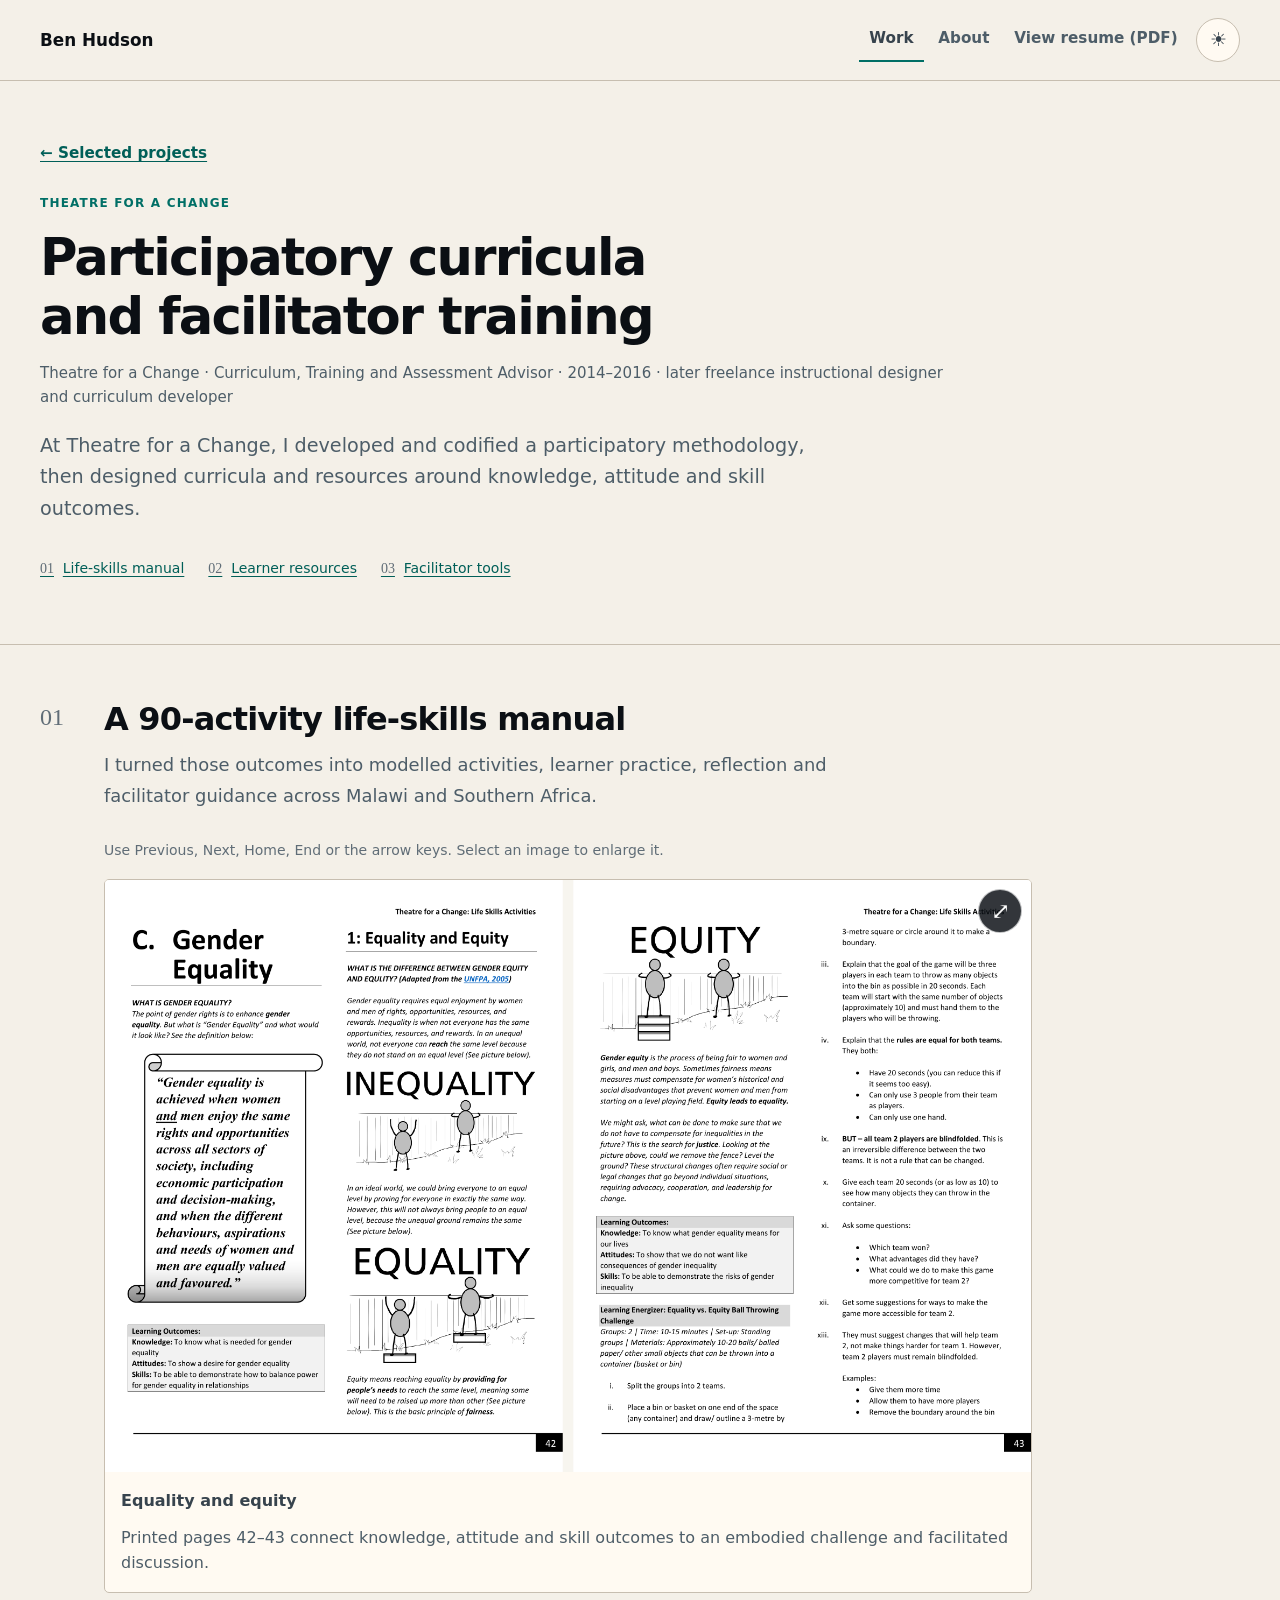
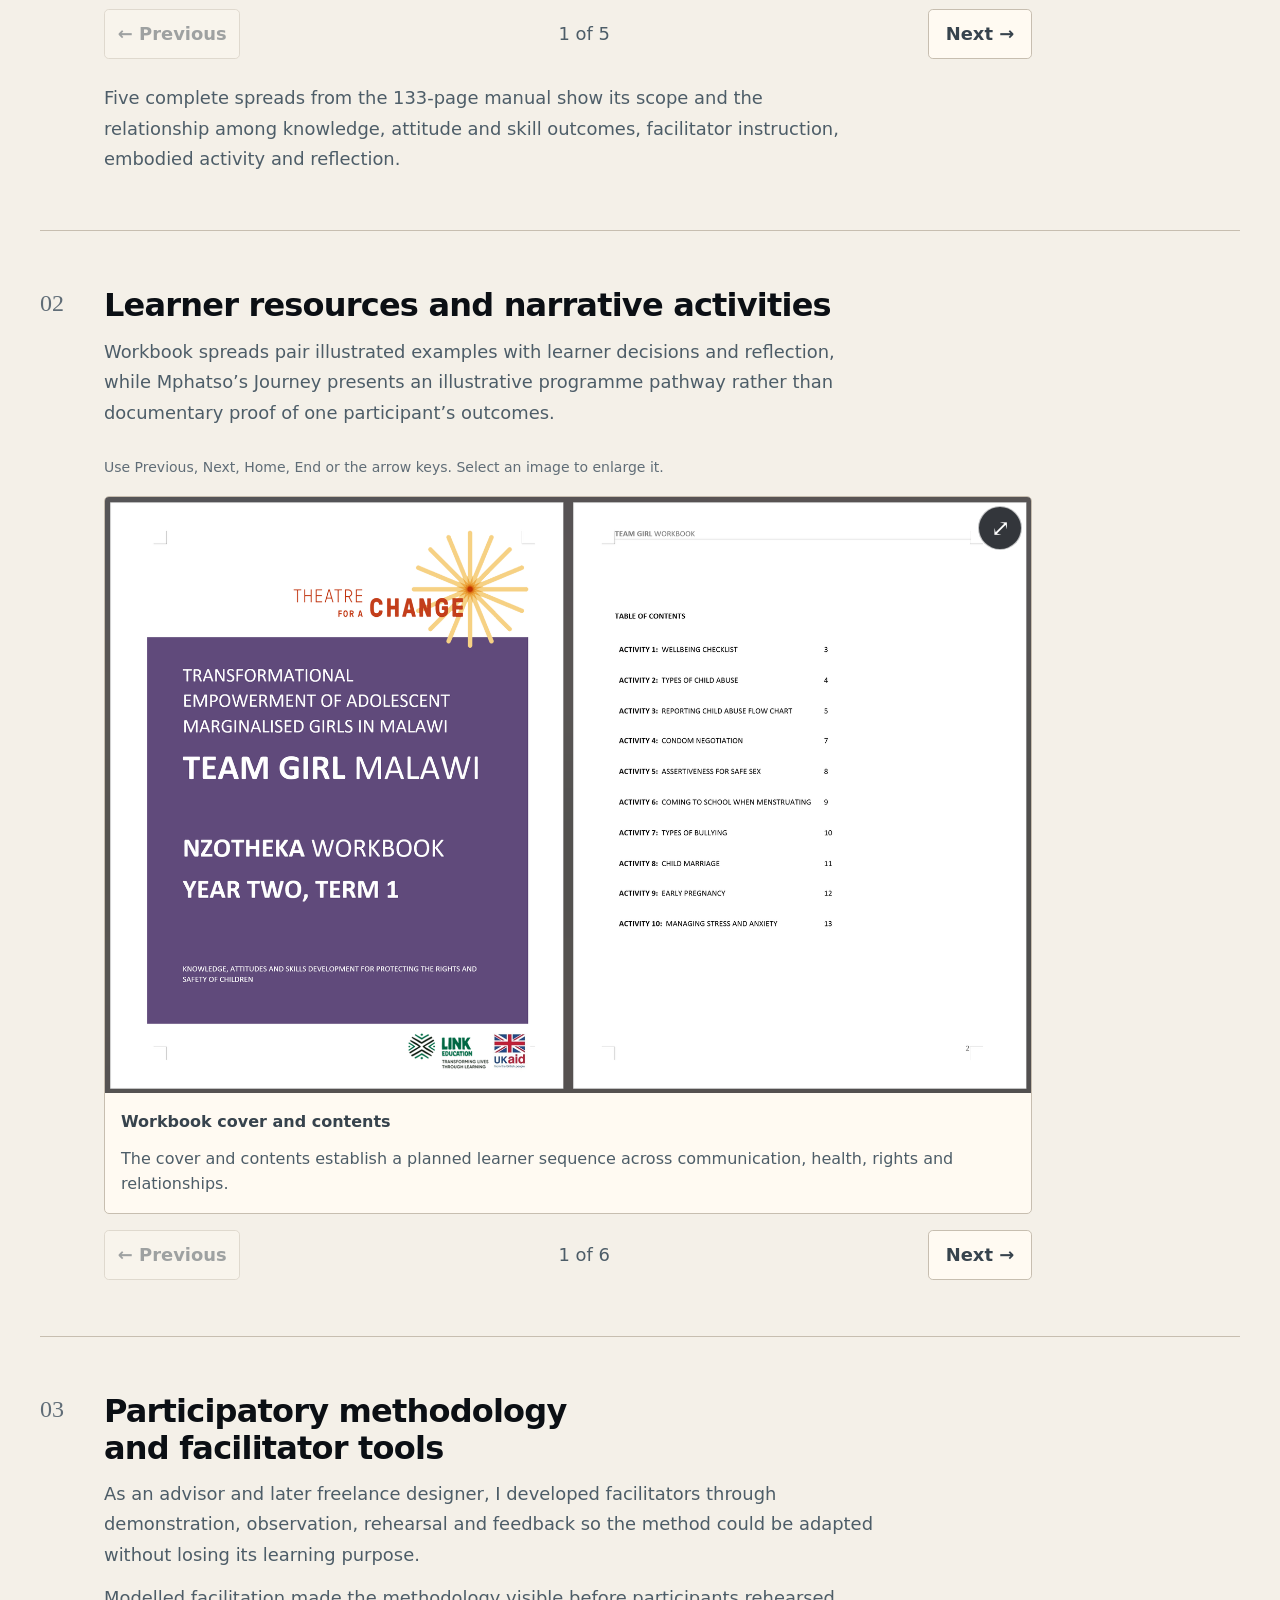
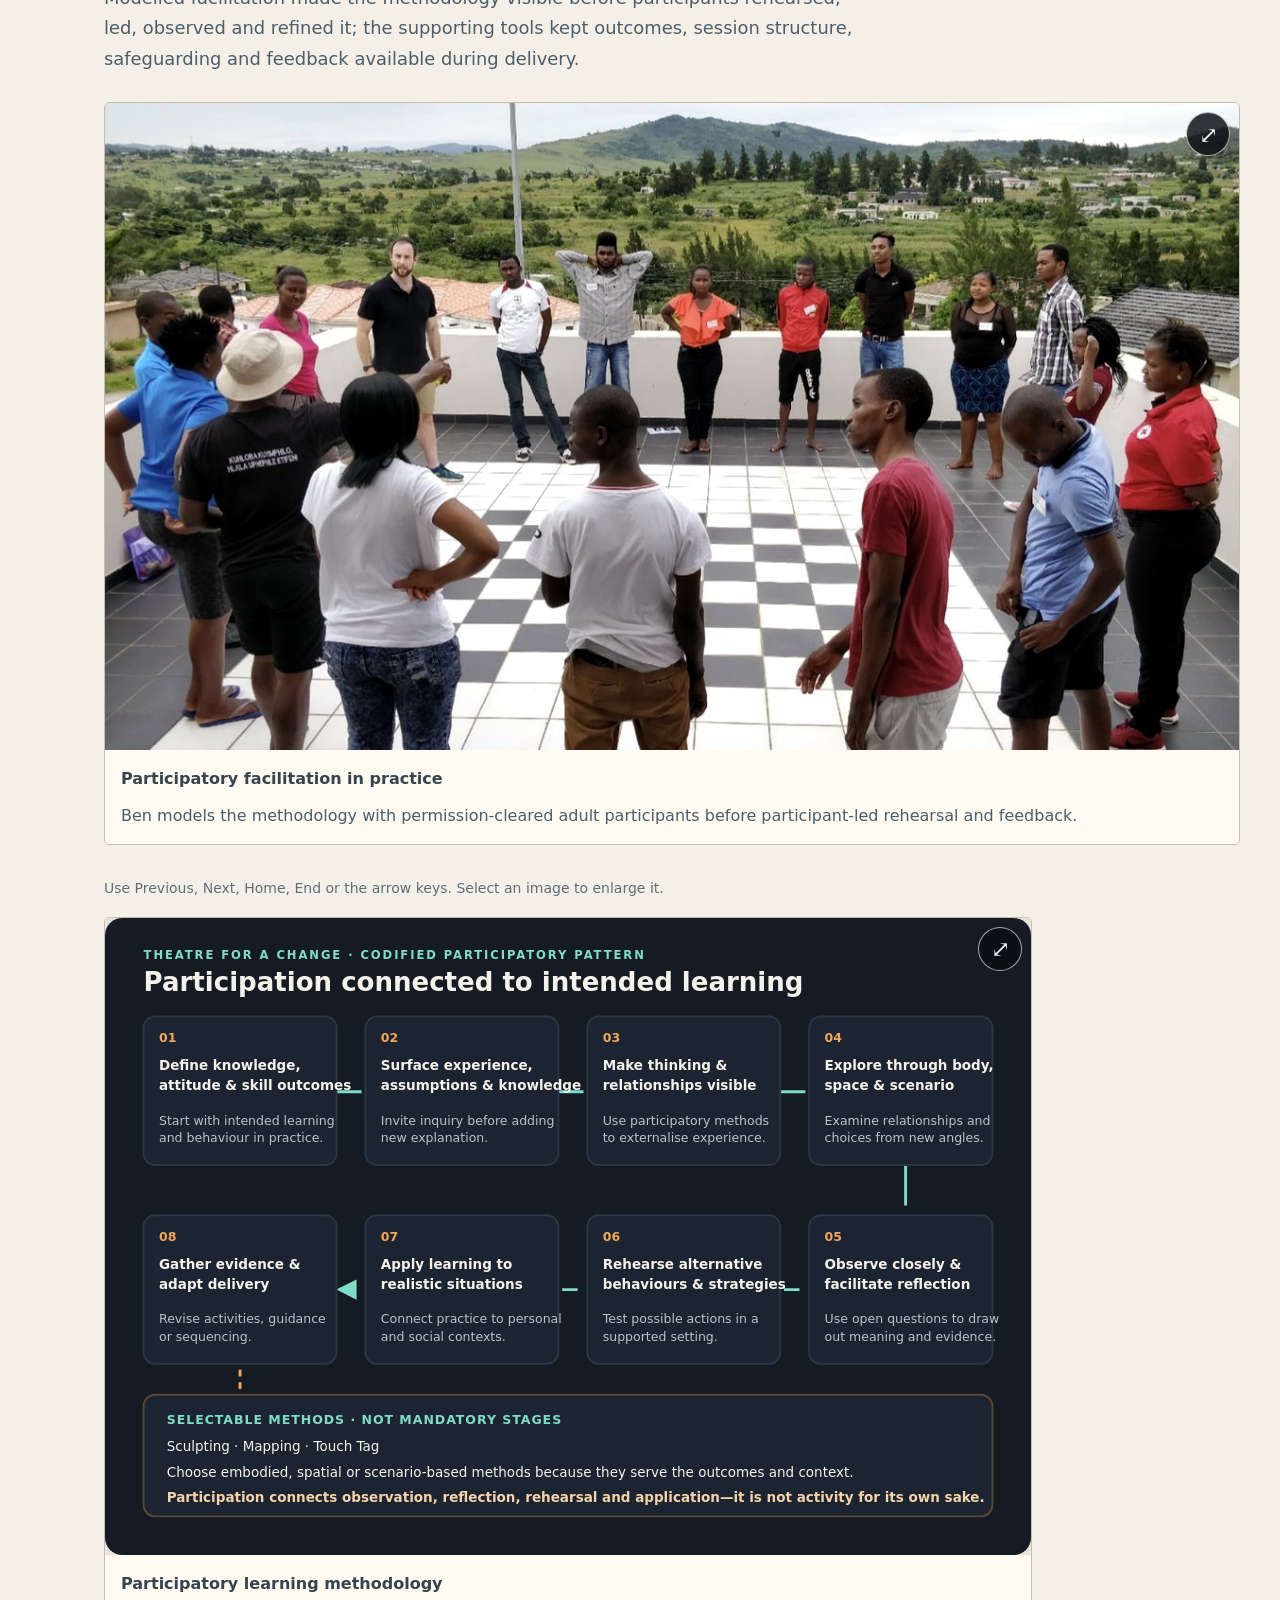
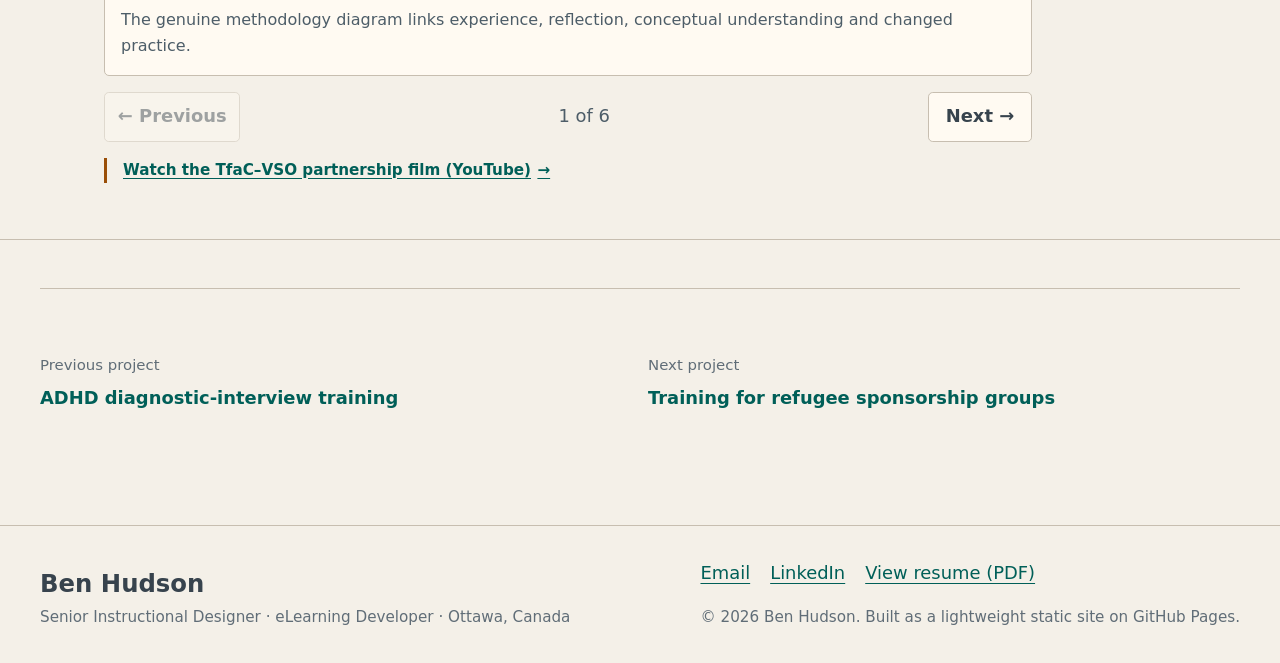
<file: work/life-skills-curriculum.html>
<!doctype html>
<html lang="en-CA">
<head>
  <meta charset="utf-8"><meta name="viewport" content="width=device-width, initial-scale=1"><meta name="theme-color" content="#0B0F14">
  <title>Participatory curricula and facilitator training | Ben Hudson</title>
  <meta name="description" content="Participatory curricula, learner resources and facilitator development designed by Ben Hudson with Theatre for a Change.">
  <link rel="canonical" href="https://benhudsonhum.github.io/work/life-skills-curriculum.html">
  <meta property="og:title" content="Participatory curricula and facilitator training"><meta property="og:description" content="Authentic manuals, learner resources and facilitator tools from Ben Hudson’s Theatre for a Change work."><meta property="og:type" content="article"><meta property="og:url" content="https://benhudsonhum.github.io/work/life-skills-curriculum.html">
  <meta property="og:image" content="https://benhudsonhum.github.io/assets/images/common/social-preview.png?v=20260831"><meta property="og:image:type" content="image/png"><meta property="og:image:width" content="1200"><meta property="og:image:height" content="630"><meta property="og:image:alt" content="Ben Hudson, Senior Instructional Designer and eLearning Developer — Complex expertise into practical learning.">
  <meta name="twitter:card" content="summary_large_image"><meta name="twitter:title" content="Participatory curricula and facilitator training"><meta name="twitter:description" content="A project-first view of curricula, learner resources and facilitator development."><meta name="twitter:image" content="https://benhudsonhum.github.io/assets/images/common/social-preview.png?v=20260831"><meta name="twitter:image:alt" content="Ben Hudson, Senior Instructional Designer and eLearning Developer — Complex expertise into practical learning.">
  <link rel="icon" href="/favicon.svg" type="image/svg+xml"><link rel="manifest" href="/site.webmanifest">
  <script class="theme-bootstrap">(function(){try{var k='portfolio-theme',s=localStorage.getItem(k),t=s||(matchMedia('(prefers-color-scheme: light)').matches?'light':'dark');document.documentElement.dataset.theme=t;var m=document.querySelector('meta[name="theme-color"]');if(m)m.content=t==='light'?'#f4f0e8':'#0b0f14'}catch(e){document.documentElement.dataset.theme='dark'}})();</script>
  <link rel="stylesheet" href="/assets/css/site.css?v=20260907"><script src="/assets/js/site.js?v=20260907" defer></script>
</head>
<body>
  <a class="skip-link" href="#main-content">Skip to main content</a>
  <header class="site-header"><div class="site-header__inner container"><a class="site-brand" href="/">Ben Hudson</a><div class="site-header__actions"><nav class="site-nav" aria-label="Primary navigation"><ul class="nav-list"><li><a href="/#selected-work" aria-current="page">Work</a></li><li><a href="/about.html">About</a></li><li><a href="/assets/documents/ben-hudson-instructional-designer-resume.pdf">View resume (PDF)</a></li></ul></nav><button class="theme-toggle" type="button" data-theme-toggle aria-label="Switch to light theme" title="Switch to light theme"><span class="theme-toggle__sun" aria-hidden="true">☀</span><span class="theme-toggle__moon" aria-hidden="true">☾</span></button></div></div></header>
  <main id="main-content" tabindex="-1"><article class="case-study">
    <header class="role-hero container" data-project-summary>
      <a class="breadcrumb" href="/#selected-work">← Selected projects</a><p class="eyebrow">Theatre for a Change</p>
      <h1>Participatory curricula and facilitator training</h1>
      <p class="project-meta">Theatre for a Change · Curriculum, Training and Assessment Advisor · 2014–2016 · later freelance instructional designer and curriculum developer</p>
      <p class="role-summary">At Theatre for a Change, I developed and codified a participatory methodology, then designed curricula and resources around knowledge, attitude and skill outcomes.</p>
      <nav class="project-sections" aria-label="On this page"><a href="#curriculum-example-manual"><span aria-hidden="true">01</span>Life-skills manual</a><a href="#curriculum-example-learners"><span aria-hidden="true">02</span>Learner resources</a><a href="#curriculum-example-facilitation"><span aria-hidden="true">03</span>Facilitator tools</a></nav>
    </header>
    <section class="work-examples section--ruled" aria-label="Participatory curricula and facilitator training evidence"><div class="container">
      <article class="work-example work-example--flipbook" id="curriculum-example-manual"><div class="work-example__number" aria-hidden="true">01</div><div class="work-example__content">
        <header class="work-example__header"><h2>A 90-activity life-skills manual</h2><p>I turned those outcomes into modelled activities, learner practice, reflection and facilitator guidance across Malawi and Southern Africa.</p></header>
        <div class="flipbook flipbook--manual" data-flipbook data-flipbook-id="life-skills-manual" tabindex="0" role="region" aria-label="Five selected Life Skills manual spreads"><p class="flipbook__hint">Scroll to explore. Select an image to enlarge it.</p><div class="flipbook__stage"><div class="flipbook__track">
          <figure class="flipbook__slide"><a class="evidence-trigger" href="/assets/images/curriculum/manual/life-skills-pages-042-043.png" aria-label="Open full-resolution image: Equality and equity, printed pages 42–43" data-evidence-title="Equality and equity" data-evidence-caption="Printed pages 42–43 connect knowledge, attitude and skill outcomes to an embodied challenge and facilitated discussion."><img src="/assets/images/curriculum/manual/life-skills-pages-042-043.png" width="3440" height="2200" loading="lazy" decoding="async" alt="Life Skills manual printed pages 42 and 43 introducing equality and equity with outcomes, diagrams and an embodied activity."></a><figcaption class="artifact-caption"><strong>Equality and equity</strong><span>Printed pages 42–43 connect knowledge, attitude and skill outcomes to an embodied challenge and facilitated discussion.</span></figcaption></figure>
          <figure class="flipbook__slide"><a class="evidence-trigger" href="/assets/images/curriculum/manual/life-skills-pages-047-048.png" aria-label="Open full-resolution image: Gender Balance Touch Tag, printed pages 47–48" data-evidence-title="Gender Balance Touch Tag" data-evidence-caption="Printed pages 47–48 move from reflection on balanced decision-making into a full participatory roleplay and debrief."><img src="/assets/images/curriculum/manual/life-skills-pages-047-048.png" width="3440" height="2200" loading="lazy" decoding="async" alt="Life Skills manual printed pages 47 and 48 with Gender Balance Touch Tag instructions and reflection questions."></a><figcaption class="artifact-caption"><strong>Gender Balance Touch Tag</strong><span>Printed pages 47–48 move from reflection on balanced decision-making into a full participatory roleplay and debrief.</span></figcaption></figure>
          <figure class="flipbook__slide"><a class="evidence-trigger" href="/assets/images/curriculum/manual/life-skills-pages-052-053.png" aria-label="Open full-resolution image: Self-efficacy through practice, printed pages 52–53" data-evidence-title="Self-efficacy through practice" data-evidence-caption="Printed pages 52–53 sequence peer teaching, a talent show and reflection so learners experience confidence growing through practice."><img src="/assets/images/curriculum/manual/life-skills-pages-052-053.png" width="3440" height="2200" loading="lazy" decoding="async" alt="Life Skills manual printed pages 52 and 53 with self-efficacy outcomes, peer teaching, talent-show practice and reflection."></a><figcaption class="artifact-caption"><strong>Self-efficacy through practice</strong><span>Printed pages 52–53 sequence peer teaching, a talent show and reflection so learners experience confidence growing through practice.</span></figcaption></figure>
          <figure class="flipbook__slide"><a class="evidence-trigger" href="/assets/images/curriculum/manual/life-skills-pages-059-060.png" aria-label="Open full-resolution image: Communication roleplay and reflection, printed pages 59–60" data-evidence-title="Communication roleplay and reflection" data-evidence-caption="Printed pages 59–60 turn ineffective communication into observed roleplay, group analysis and a practical contrast with effective behaviour."><img src="/assets/images/curriculum/manual/life-skills-pages-059-060.png" width="3440" height="2200" loading="lazy" decoding="async" alt="Life Skills manual printed pages 59 and 60 with ineffective-communication roleplay, reflection and effective-communication brainstorming."></a><figcaption class="artifact-caption"><strong>Communication roleplay and reflection</strong><span>Printed pages 59–60 turn ineffective communication into observed roleplay, group analysis and a practical contrast with effective behaviour.</span></figcaption></figure>
          <figure class="flipbook__slide"><a class="evidence-trigger" href="/assets/images/curriculum/manual/life-skills-pages-002-003.png" aria-label="Open full-resolution image: Manual scope and methodology, printed pages 2–3" data-evidence-title="Manual scope and methodology" data-evidence-caption="Printed pages 2–3 map the full activity catalogue and explain how participatory techniques support curriculum outcomes."><img src="/assets/images/curriculum/manual/life-skills-pages-002-003.png" width="3440" height="2200" loading="lazy" decoding="async" alt="Life Skills manual printed pages 2 and 3 showing the contents and introduction to its participatory methodology."></a><figcaption class="artifact-caption"><strong>Manual scope and methodology</strong><span>Printed pages 2–3 map the full activity catalogue and explain how participatory techniques support curriculum outcomes.</span></figcaption></figure>
        </div></div><div class="flipbook__controls"><button class="flipbook__button" type="button" data-flipbook-previous aria-label="Previous Life Skills manual spread">← Previous</button><span class="flipbook__status" data-flipbook-status aria-live="polite">1 of 5</span><button class="flipbook__button" type="button" data-flipbook-next aria-label="Next Life Skills manual spread">Next →</button></div></div>
        <p class="gallery-note">Five complete spreads from the 133-page manual show its scope and the relationship among knowledge, attitude and skill outcomes, facilitator instruction, embodied activity and reflection.</p>
      </div></article>

      <article class="work-example work-example--flipbook" id="curriculum-example-learners"><div class="work-example__number" aria-hidden="true">02</div><div class="work-example__content">
        <header class="work-example__header"><h2>Learner resources and narrative activities</h2><p>Workbook spreads pair illustrated examples with learner decisions and reflection, while Mphatso’s Journey presents an illustrative programme pathway rather than documentary proof of one participant’s outcomes.</p></header>
        <div class="flipbook" data-flipbook data-flipbook-id="learner-resources" tabindex="0" role="region" aria-label="Learner workbook and illustrated programme journey flipbook"><p class="flipbook__hint">Scroll to explore. Select an image to enlarge it.</p><div class="flipbook__stage"><div class="flipbook__track">
          <figure class="flipbook__slide"><a class="evidence-trigger" href="/assets/images/curriculum/evidence/team-girl-cover-contents.png" aria-label="Open full-resolution image: Workbook cover and contents" data-evidence-title="Workbook cover and contents" data-evidence-caption="The cover and contents establish a planned learner sequence across communication, health, rights and relationships."><img src="/assets/images/curriculum/evidence/team-girl-cover-contents.png" width="1800" height="1159" loading="lazy" decoding="async" alt="Team Girl Malawi Year Two Term One learner workbook cover beside its table of contents."></a><figcaption class="artifact-caption"><strong>Workbook cover and contents</strong><span>The cover and contents establish a planned learner sequence across communication, health, rights and relationships.</span></figcaption></figure>
          <figure class="flipbook__slide"><a class="evidence-trigger" href="/assets/images/curriculum/evidence/team-girl-condoms-assertive-communication.png" aria-label="Open full-resolution image: Assertive communication practice" data-evidence-title="Assertive communication practice" data-evidence-caption="Illustrated examples lead into learner choices and compact reflection activities."><img src="/assets/images/curriculum/evidence/team-girl-condoms-assertive-communication.png" width="1800" height="1161" loading="lazy" decoding="async" alt="Learner workbook activities on condoms and assertive communication using examples, illustrated choices and response spaces."></a><figcaption class="artifact-caption"><strong>Assertive communication practice</strong><span>Illustrated examples lead into learner choices and compact reflection activities.</span></figcaption></figure>
          <figure class="flipbook__slide"><a class="evidence-trigger" href="/assets/images/curriculum/evidence/team-girl-menstruation-bullying.png" aria-label="Open full-resolution image: Health and bullying activities" data-evidence-title="Health and bullying activities" data-evidence-caption="Clear illustrations and brief prompts give learners an approachable route into sensitive topics."><img src="/assets/images/curriculum/evidence/team-girl-menstruation-bullying.png" width="1800" height="1159" loading="lazy" decoding="async" alt="Learner workbook activities on menstruation and types of bullying with labelled illustrations and questions."></a><figcaption class="artifact-caption"><strong>Health and bullying activities</strong><span>Clear illustrations and brief prompts give learners an approachable route into sensitive topics.</span></figcaption></figure>
          <figure class="flipbook__slide"><a class="evidence-trigger" href="/assets/images/curriculum/evidence/team-girl-rights-srhr-behaviours.png" aria-label="Open full-resolution image: Rights linked to action" data-evidence-title="Rights linked to action" data-evidence-caption="Rights content is connected to recognisable behaviours, support choices and space for learner reflection."><img src="/assets/images/curriculum/evidence/team-girl-rights-srhr-behaviours.png" width="1800" height="1157" loading="lazy" decoding="async" alt="Learner workbook activities linking rights to sexual and reproductive health behaviours and support options."></a><figcaption class="artifact-caption"><strong>Rights linked to action</strong><span>Rights content is connected to recognisable behaviours, support choices and space for learner reflection.</span></figcaption></figure>
          <figure class="flipbook__slide"><a class="evidence-trigger" href="/assets/images/curriculum/evidence/tfac-mphatso-journey-1.png" aria-label="Open full-resolution image: Mphatso’s Journey — participation and support" data-evidence-title="Mphatso’s Journey — participation and support" data-evidence-caption="The illustration maps an intended programme pathway through participation, skills practice, support and return to school."><img src="/assets/images/curriculum/evidence/tfac-mphatso-journey-1.png" width="1800" height="1269" loading="lazy" decoding="async" alt="First illustrated Mphatso’s Journey spread showing participation, skills development, support and return to school."></a><figcaption class="artifact-caption"><strong>Mphatso’s Journey — participation and support</strong><span>The illustration maps an intended programme pathway through participation, skills practice, support and return to school.</span></figcaption></figure>
          <figure class="flipbook__slide"><a class="evidence-trigger" href="/assets/images/curriculum/evidence/tfac-mphatso-journey-2.png" aria-label="Open full-resolution image: Mphatso’s Journey — practice and public voice" data-evidence-title="Mphatso’s Journey — practice and public voice" data-evidence-caption="The second illustration continues the intended pathway through facilitation, performance, radio and public advocacy."><img src="/assets/images/curriculum/evidence/tfac-mphatso-journey-2.png" width="1800" height="1274" loading="lazy" decoding="async" alt="Second illustrated Mphatso’s Journey spread showing facilitation, performance, radio and public advocacy."></a><figcaption class="artifact-caption"><strong>Mphatso’s Journey — practice and public voice</strong><span>The second illustration continues the intended pathway through facilitation, performance, radio and public advocacy.</span></figcaption></figure>
        </div></div><div class="flipbook__controls"><button class="flipbook__button" type="button" data-flipbook-previous aria-label="Previous learner resource">← Previous</button><span class="flipbook__status" data-flipbook-status aria-live="polite">1 of 6</span><button class="flipbook__button" type="button" data-flipbook-next aria-label="Next learner resource">Next →</button></div></div>
      </div></article>

      <article class="work-example work-example--flipbook" id="curriculum-example-facilitation"><div class="work-example__number" aria-hidden="true">03</div><div class="work-example__content">
        <header class="work-example__header"><h2>Participatory methodology and facilitator tools</h2><p>As an advisor and later freelance designer, I developed facilitators through demonstration, observation, rehearsal and feedback so the method could be adapted without losing its learning purpose.</p><p>Modelled facilitation made the methodology visible before participants rehearsed, led, observed and refined it; the supporting tools kept outcomes, session structure, safeguarding and feedback available during delivery.</p></header>
        <figure class="facilitation-anchor"><a class="evidence-trigger" href="/assets/images/curriculum/evidence/tfac-eswatini-facilitation-public.jpg" aria-label="Open full-resolution image: Participatory facilitation in practice" data-evidence-title="Participatory facilitation in practice" data-evidence-caption="Ben models the methodology with permission-cleared adult participants before participant-led rehearsal and feedback."><img src="/assets/images/curriculum/evidence/tfac-eswatini-facilitation-public.jpg" width="1200" height="684" loading="lazy" decoding="async" alt="Ben Hudson facilitating a participatory group session with adult participants in Eswatini."></a><figcaption class="artifact-caption"><strong>Participatory facilitation in practice</strong><span>Ben models the methodology with permission-cleared adult participants before participant-led rehearsal and feedback.</span></figcaption></figure>
        <div class="flipbook" data-flipbook data-flipbook-id="facilitator-tools" tabindex="0" role="region" aria-label="Participatory methodology and facilitator tools flipbook"><p class="flipbook__hint">Scroll to explore. Select an image to enlarge it.</p><div class="flipbook__stage"><div class="flipbook__track">
          <figure class="flipbook__slide"><a class="evidence-trigger" href="/assets/images/curriculum/participatory-learning-methodology.svg" aria-label="Open full-resolution image: Participatory learning methodology" data-evidence-title="Participatory learning methodology" data-evidence-caption="The genuine methodology diagram links experience, reflection, conceptual understanding and changed practice."><img src="/assets/images/curriculum/participatory-learning-methodology.svg" width="960" height="660" loading="lazy" decoding="async" alt="Participatory learning methodology diagram connecting experience, reflection, understanding and changed practice."></a><figcaption class="artifact-caption"><strong>Participatory learning methodology</strong><span>The genuine methodology diagram links experience, reflection, conceptual understanding and changed practice.</span></figcaption></figure>
          <figure class="flipbook__slide"><a class="evidence-trigger" href="/assets/images/curriculum/evidence/tfac-workshop-journey.png" aria-label="Open full-resolution image: The Workshop Journey" data-evidence-title="The Workshop Journey" data-evidence-caption="The illustrated sequence moves a session from recap and experience through exploration, practice and reflection."><img src="/assets/images/curriculum/evidence/tfac-workshop-journey.png" width="1800" height="1273" loading="lazy" decoding="async" alt="Illustrated Workshop Journey from recap and introduction through knowledge, attitude and skill activities to closing reflection."></a><figcaption class="artifact-caption"><strong>The Workshop Journey</strong><span>The illustrated sequence moves a session from recap and experience through exploration, practice and reflection.</span></figcaption></figure>
          <figure class="flipbook__slide"><a class="evidence-trigger" href="/assets/images/curriculum/tfac-eswatini-facilitation-cycle.svg" aria-label="Open full-resolution image: Facilitator development cycle" data-evidence-title="Facilitator development cycle" data-evidence-caption="Modelling, rehearsal, participant-led practice, observation and feedback shift responsibility toward independent delivery."><img src="/assets/images/curriculum/tfac-eswatini-facilitation-cycle.svg" width="960" height="560" loading="lazy" decoding="async" alt="Facilitator-development sequence moving from modelled activities to rehearsal, observation, feedback and independent delivery."></a><figcaption class="artifact-caption"><strong>Facilitator development cycle</strong><span>Modelling, rehearsal, participant-led practice, observation and feedback shift responsibility toward independent delivery.</span></figcaption></figure>
          <figure class="flipbook__slide"><a class="evidence-trigger" href="/assets/images/curriculum/evidence/tfac-equity-handout.png" aria-label="Open full-resolution image: Equality and equity handout" data-evidence-title="Equality and equity handout" data-evidence-caption="The full illustrated handout gives facilitators a shared visual for questioning inequality, equality and equity."><img src="/assets/images/curriculum/evidence/tfac-equity-handout.png" width="1255" height="1611" loading="lazy" decoding="async" alt="Illustrated facilitator handout contrasting inequality, equality and equity across three scenes."></a><figcaption class="artifact-caption"><strong>Equality and equity handout</strong><span>The full illustrated handout gives facilitators a shared visual for questioning inequality, equality and equity.</span></figcaption></figure>
          <figure class="flipbook__slide"><a class="evidence-trigger" href="/assets/images/curriculum/evidence/tfac-child-protection-flow-chart.png" aria-label="Open full-resolution image: Child-protection network" data-evidence-title="Child-protection network" data-evidence-caption="The full tool maps the children, caregivers, professionals and services involved in safeguarding and referral."><img src="/assets/images/curriculum/evidence/tfac-child-protection-flow-chart.png" width="1255" height="1611" loading="lazy" decoding="async" alt="Child-protection tool mapping children, caregivers, education staff, community leaders, health services, police, social welfare and courts."></a><figcaption class="artifact-caption"><strong>Child-protection network</strong><span>The full tool maps the children, caregivers, professionals and services involved in safeguarding and referral.</span></figcaption></figure>
          <figure class="flipbook__slide"><a class="evidence-trigger" href="/assets/images/curriculum/evidence/tfac-observation-assessment.jpg" aria-label="Open full-resolution image: Observation and assessment" data-evidence-title="Observation and assessment" data-evidence-caption="Adult participants review evidence together as part of a facilitated assessment process."><img src="/assets/images/curriculum/evidence/tfac-observation-assessment.jpg" width="1600" height="1200" loading="lazy" decoding="async" alt="Adult workshop participants reviewing papers together during an assessment activity."></a><figcaption class="artifact-caption"><strong>Observation and assessment</strong><span>Adult participants review evidence together as part of a facilitated assessment process.</span></figcaption></figure>
        </div></div><div class="flipbook__controls"><button class="flipbook__button" type="button" data-flipbook-previous aria-label="Previous facilitator tool">← Previous</button><span class="flipbook__status" data-flipbook-status aria-live="polite">1 of 6</span><button class="flipbook__button" type="button" data-flipbook-next aria-label="Next facilitator tool">Next →</button></div></div>
        <p class="evidence-note"><a class="text-link" href="https://www.youtube.com/watch?v=1GPePuotX1I">Watch the TfaC–VSO partnership film (YouTube) <span aria-hidden="true">→</span><span class="visually-hidden"> (external website)</span></a></p>
      </div></article>
    </div></section>
    <section class="case-section section--ruled"><div class="container"><nav class="case-pagination" aria-label="Explore more selected projects"><a href="/work/healthcare-simulation.html"><small>Previous project</small><strong>ADHD diagnostic-interview training</strong></a><a href="/work/refugee-sponsorship.html"><small>Next project</small><strong>Training for refugee sponsorship groups</strong></a></nav></div></section>
  </article></main>
  <footer class="site-footer"><div class="site-footer__grid container"><div class="site-footer__identity"><strong>Ben Hudson</strong><p>Senior Instructional Designer · eLearning Developer · Ottawa, Canada</p></div><div><ul class="footer-links"><li><a href="mailto:b3nhudson@gmail.com">Email</a></li><li><a href="https://www.linkedin.com/in/b3nhudson/">LinkedIn</a></li><li><a href="/assets/documents/ben-hudson-instructional-designer-resume.pdf">View resume (PDF)</a></li></ul><p class="site-footer__note">© 2026 Ben Hudson. Built as a lightweight static site on GitHub Pages.</p></div></div></footer>
</body>
</html>
</file>
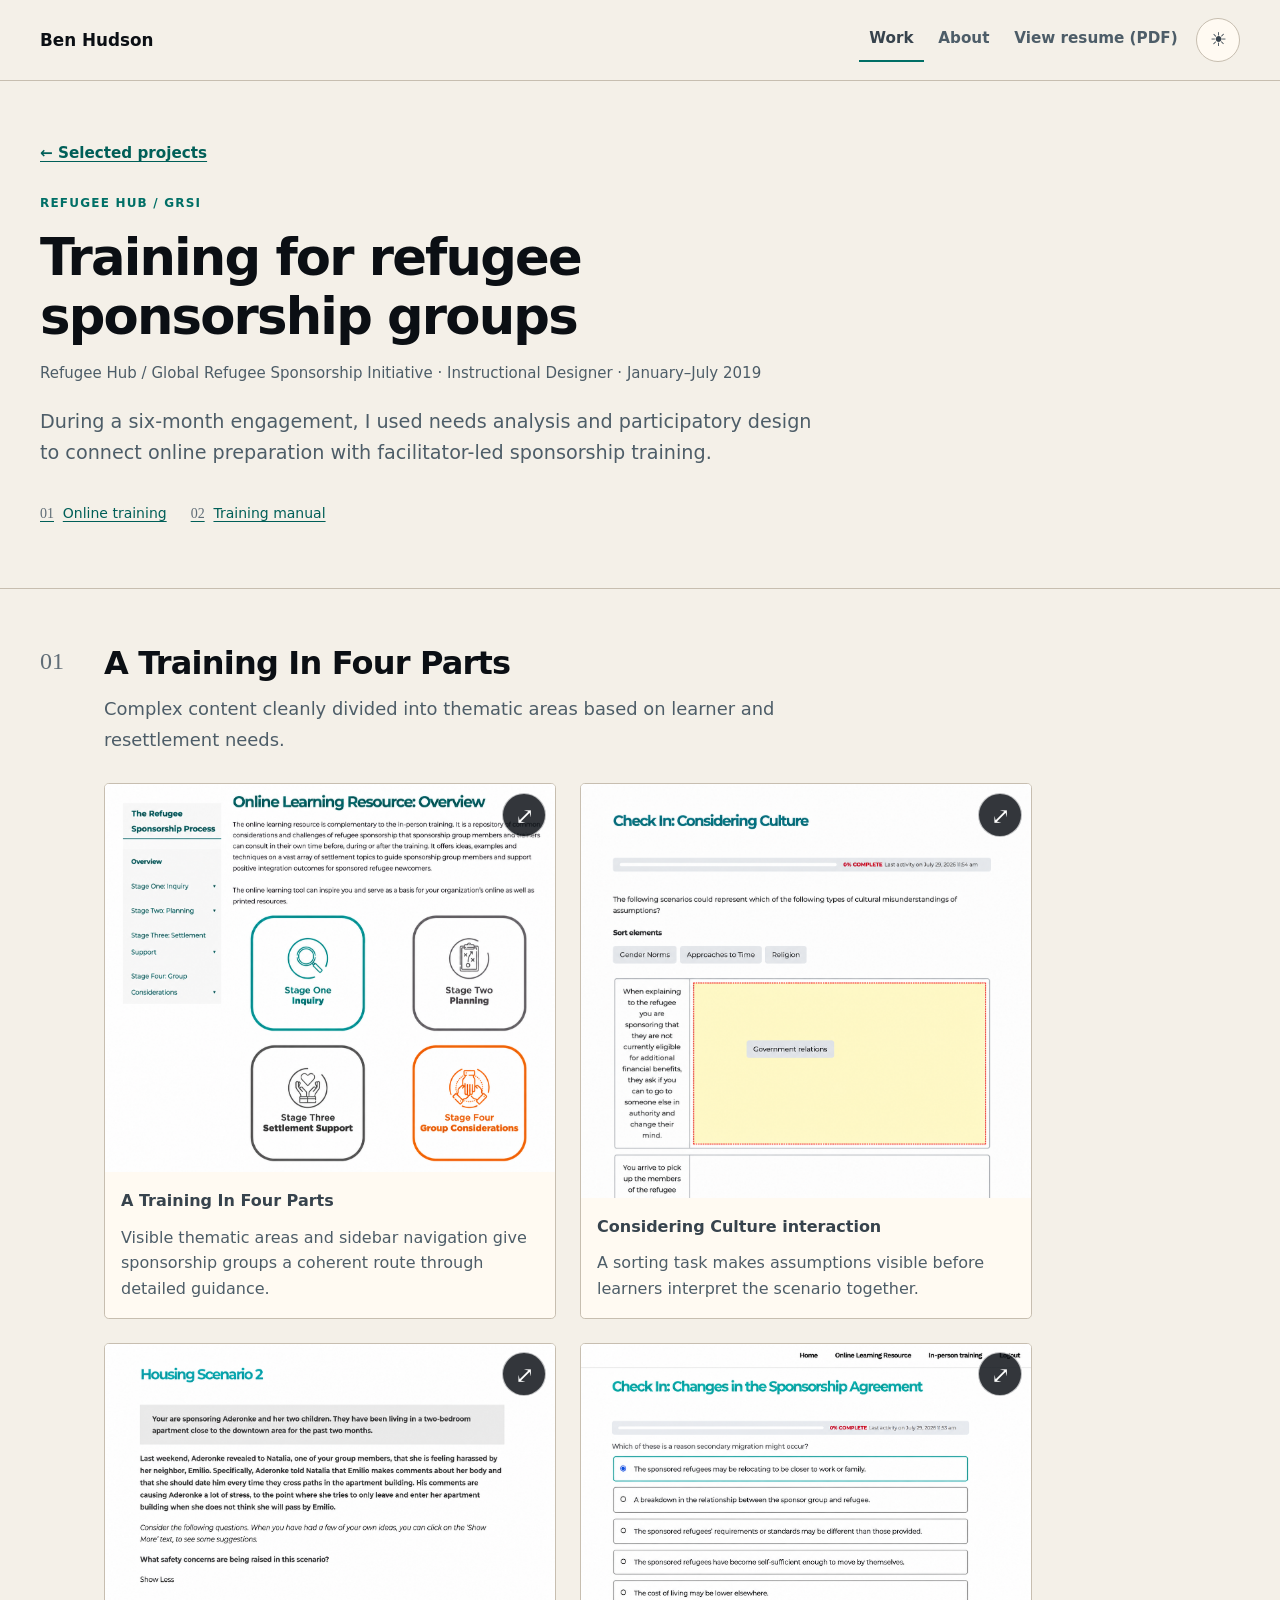
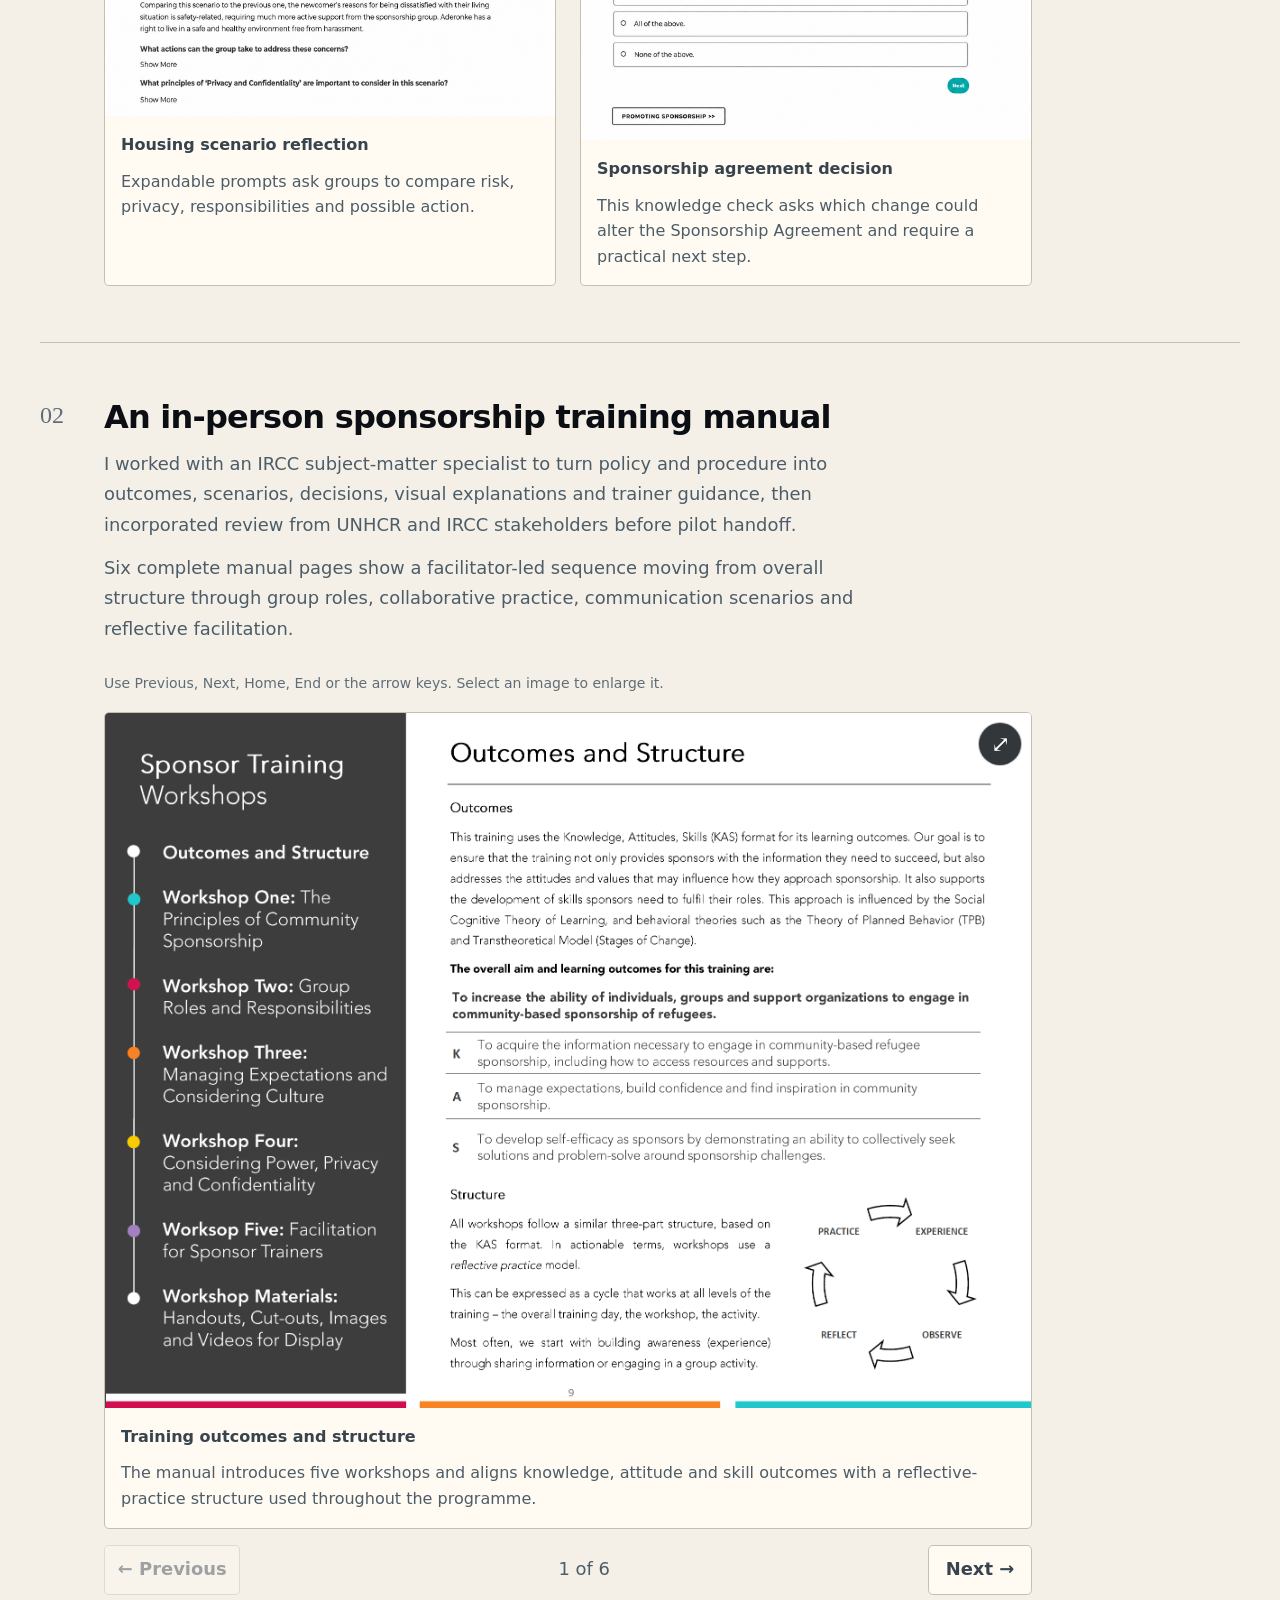
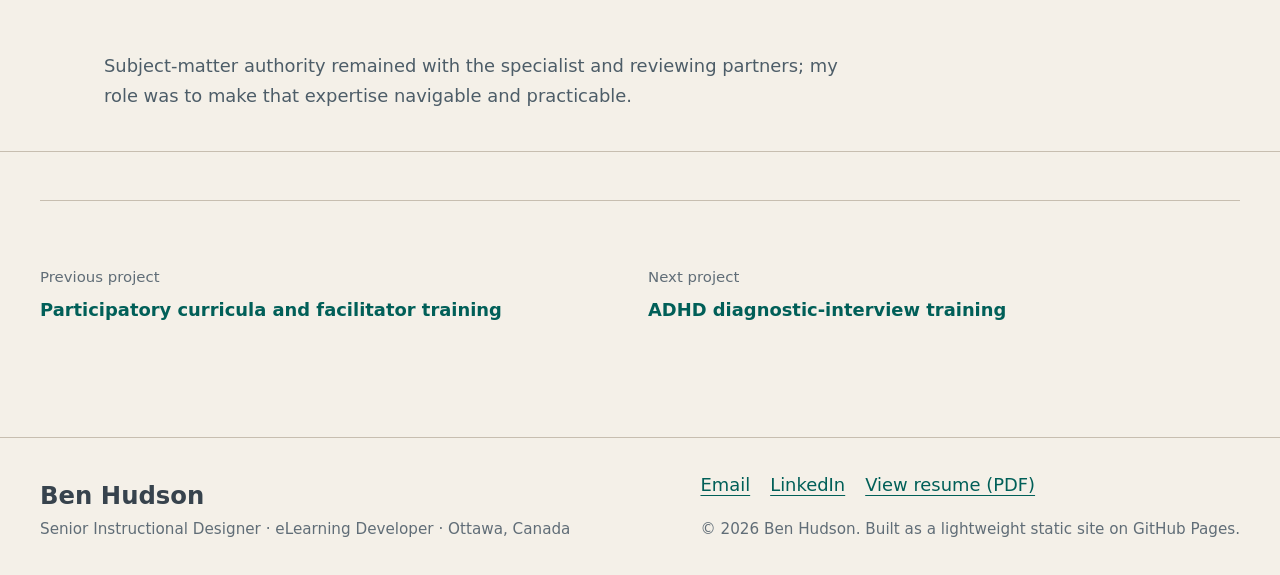
<file: work/refugee-sponsorship.html>
<!doctype html>
<html lang="en-CA">
<head>
  <meta charset="utf-8"><meta name="viewport" content="width=device-width, initial-scale=1"><meta name="theme-color" content="#0B0F14">
  <title>Training for refugee sponsorship groups | Ben Hudson</title>
  <meta name="description" content="Connected online and facilitator-led training for refugee sponsorship groups, designed by Ben Hudson with IRCC subject-matter expertise and UNHCR/IRCC review.">
  <link rel="canonical" href="https://benhudsonhum.github.io/work/refugee-sponsorship.html">
  <meta property="og:title" content="Training for refugee sponsorship groups"><meta property="og:description" content="Online training in four thematic parts, applied knowledge checks and facilitator-led workshops designed for sponsorship groups."><meta property="og:type" content="article"><meta property="og:url" content="https://benhudsonhum.github.io/work/refugee-sponsorship.html">
  <meta property="og:image" content="https://benhudsonhum.github.io/assets/images/common/social-preview.png?v=20260831"><meta property="og:image:type" content="image/png"><meta property="og:image:width" content="1200"><meta property="og:image:height" content="630"><meta property="og:image:alt" content="Ben Hudson, Senior Instructional Designer and eLearning Developer — Complex expertise into practical learning.">
  <meta name="twitter:card" content="summary_large_image"><meta name="twitter:title" content="Training for refugee sponsorship groups"><meta name="twitter:description" content="Online guidance, scenario decisions and sponsor workshops designed as one learning pathway."><meta name="twitter:image" content="https://benhudsonhum.github.io/assets/images/common/social-preview.png?v=20260831"><meta name="twitter:image:alt" content="Ben Hudson, Senior Instructional Designer and eLearning Developer — Complex expertise into practical learning.">
  <link rel="icon" href="/favicon.svg" type="image/svg+xml"><link rel="manifest" href="/site.webmanifest">
  <script class="theme-bootstrap">(function(){try{var k='portfolio-theme',s=localStorage.getItem(k),t=s||(matchMedia('(prefers-color-scheme: light)').matches?'light':'dark');document.documentElement.dataset.theme=t;var m=document.querySelector('meta[name="theme-color"]');if(m)m.content=t==='light'?'#f4f0e8':'#0b0f14'}catch(e){document.documentElement.dataset.theme='dark'}})();</script>
  <link rel="stylesheet" href="/assets/css/site.css?v=20260907"><script src="/assets/js/site.js?v=20260907" defer></script>
</head>
<body>
  <a class="skip-link" href="#main-content">Skip to main content</a>
  <header class="site-header"><div class="site-header__inner container"><a class="site-brand" href="/">Ben Hudson</a><div class="site-header__actions"><nav class="site-nav" aria-label="Primary navigation"><ul class="nav-list"><li><a href="/#selected-work" aria-current="page">Work</a></li><li><a href="/about.html">About</a></li><li><a href="/assets/documents/ben-hudson-instructional-designer-resume.pdf">View resume (PDF)</a></li></ul></nav><button class="theme-toggle" type="button" data-theme-toggle aria-label="Switch to light theme" title="Switch to light theme"><span class="theme-toggle__sun" aria-hidden="true">☀</span><span class="theme-toggle__moon" aria-hidden="true">☾</span></button></div></div></header>
  <main id="main-content" tabindex="-1"><article class="case-study">
    <header class="role-hero container" data-project-summary>
      <a class="breadcrumb" href="/#selected-work">← Selected projects</a><p class="eyebrow">Refugee Hub / GRSI</p>
      <h1>Training for refugee sponsorship groups</h1>
      <p class="project-meta">Refugee Hub / Global Refugee Sponsorship Initiative · Instructional Designer · January–July 2019</p>
      <p class="role-summary">During a six-month engagement, I used needs analysis and participatory design to connect online preparation with facilitator-led sponsorship training.</p>
      <nav class="project-sections" aria-label="On this page"><a href="#refugee-example-online"><span aria-hidden="true">01</span>Online training</a><a href="#refugee-example-workshops"><span aria-hidden="true">02</span>Training manual</a></nav>
    </header>
    <section class="work-examples section--ruled" aria-label="Refugee sponsorship training evidence"><div class="container">
      <article class="work-example" id="refugee-example-online"><div class="work-example__number" aria-hidden="true">01</div><div class="work-example__content">
        <header class="work-example__header"><h2>A Training In Four Parts</h2><p>Complex content cleanly divided into thematic areas based on learner and resettlement needs.</p></header>
        <div class="evidence-collage evidence-collage--four" aria-label="Online sponsorship training evidence">
          <figure class="evidence-panel"><a class="evidence-trigger" href="/assets/images/refugee/evidence/refugee-online-resource-overview.png?v=20260901" aria-label="Open full-resolution image: A Training In Four Parts" data-evidence-title="A Training In Four Parts" data-evidence-caption="Visible thematic areas and sidebar navigation give sponsorship groups a coherent route through detailed guidance."><img src="/assets/images/refugee/evidence/refugee-online-resource-overview.png?v=20260901" width="1351" height="1164" loading="lazy" decoding="async" alt="Online sponsorship learning resource with sidebar navigation and four visible thematic areas."></a><figcaption class="artifact-caption"><strong>A Training In Four Parts</strong><span>Visible thematic areas and sidebar navigation give sponsorship groups a coherent route through detailed guidance.</span></figcaption></figure>
          <figure class="evidence-panel"><a class="evidence-trigger" href="/assets/images/refugee/evidence/refugee-considering-culture.png?v=20260901" aria-label="Open full-resolution image: Considering Culture interaction" data-evidence-title="Considering Culture interaction" data-evidence-caption="A sorting task makes assumptions visible before learners interpret the scenario together."><img src="/assets/images/refugee/evidence/refugee-considering-culture.png?v=20260901" width="1309" height="1202" loading="lazy" decoding="async" alt="Considering Culture interaction asking learners to sort scenario elements into possible cultural misunderstandings or assumptions."></a><figcaption class="artifact-caption"><strong>Considering Culture interaction</strong><span>A sorting task makes assumptions visible before learners interpret the scenario together.</span></figcaption></figure>
          <figure class="evidence-panel"><a class="evidence-trigger" href="/assets/images/refugee/evidence/refugee-housing-scenario-reflection.png?v=20260901" aria-label="Open full-resolution image: Housing scenario reflection" data-evidence-title="Housing scenario reflection" data-evidence-caption="Expandable prompts ask groups to compare risk, privacy, responsibilities and possible action."><img src="/assets/images/refugee/evidence/refugee-housing-scenario-reflection.png?v=20260901" width="1379" height="1141" loading="lazy" decoding="async" alt="Housing scenario with contextual details and prompts about risk, privacy, responsibilities and possible action."></a><figcaption class="artifact-caption"><strong>Housing scenario reflection</strong><span>Expandable prompts ask groups to compare risk, privacy, responsibilities and possible action.</span></figcaption></figure>
          <figure class="evidence-panel"><a class="evidence-trigger" href="/assets/images/refugee/evidence/refugee-sponsorship-agreement-check.png?v=20260901" aria-label="Open full-resolution image: Sponsorship agreement decision" data-evidence-title="Sponsorship agreement decision" data-evidence-caption="This knowledge check asks which change could alter the Sponsorship Agreement and require a practical next step."><img src="/assets/images/refugee/evidence/refugee-sponsorship-agreement-check.png?v=20260901" width="1337" height="1177" loading="lazy" decoding="async" alt="Knowledge check asking which situation could cause a change in the Sponsorship Agreement."></a><figcaption class="artifact-caption"><strong>Sponsorship agreement decision</strong><span>This knowledge check asks which change could alter the Sponsorship Agreement and require a practical next step.</span></figcaption></figure>
        </div>
      </div></article>

      <article class="work-example work-example--flipbook" id="refugee-example-workshops"><div class="work-example__number" aria-hidden="true">02</div><div class="work-example__content">
        <header class="work-example__header"><h2>An in-person sponsorship training manual</h2><p>I worked with an IRCC subject-matter specialist to turn policy and procedure into outcomes, scenarios, decisions, visual explanations and trainer guidance, then incorporated review from UNHCR and IRCC stakeholders before pilot handoff.</p><p>Six complete manual pages show a facilitator-led sequence moving from overall structure through group roles, collaborative practice, communication scenarios and reflective facilitation.</p></header>
        <div class="flipbook flipbook--manual" data-flipbook data-flipbook-id="sponsorship-manual" tabindex="0" role="region" aria-label="In-person sponsorship training manual flipbook"><p class="flipbook__hint">Scroll to explore. Select an image to enlarge it.</p><div class="flipbook__stage"><div class="flipbook__track">
          <figure class="flipbook__slide"><a class="evidence-trigger" href="/assets/images/refugee/manual/sponsorship-manual-page-09-outcomes-structure.png" aria-label="Open full-resolution image: Training outcomes and structure, manual page 9" data-evidence-title="Training outcomes and structure" data-evidence-caption="The manual introduces five workshops and aligns knowledge, attitude and skill outcomes with a reflective-practice structure used throughout the programme."><img src="/assets/images/refugee/manual/sponsorship-manual-page-09-outcomes-structure.png" width="2053" height="1540" loading="lazy" decoding="async" alt="Sponsor training manual page 9 showing five workshops, overall knowledge-attitude-skill outcomes and a reflective-practice cycle."></a><figcaption class="artifact-caption"><strong>Training outcomes and structure</strong><span>The manual introduces five workshops and aligns knowledge, attitude and skill outcomes with a reflective-practice structure used throughout the programme.</span></figcaption></figure>
          <figure class="flipbook__slide"><a class="evidence-trigger" href="/assets/images/refugee/manual/sponsorship-manual-page-14-workshop-notes.png" aria-label="Open full-resolution image: Group roles workshop plan, manual page 14" data-evidence-title="Group roles workshop plan" data-evidence-caption="Workshops begin with notes for facilitators that align outcomes, preparation and materials for the Group Roles and Responsibilities session."><img src="/assets/images/refugee/manual/sponsorship-manual-page-14-workshop-notes.png" width="2058" height="1543" loading="lazy" decoding="async" alt="Sponsor training manual page 14 with group roles and responsibilities outcomes, workshop notes and a materials outline."></a><figcaption class="artifact-caption"><strong>Group roles workshop plan</strong><span>Workshops begin with notes for facilitators that align outcomes, preparation and materials for the Group Roles and Responsibilities session.</span></figcaption></figure>
          <figure class="flipbook__slide"><a class="evidence-trigger" href="/assets/images/refugee/manual/sponsorship-manual-page-15-roles-practice.png" aria-label="Open full-resolution image: Collaborative roles in practice, manual page 15" data-evidence-title="Collaborative roles in practice" data-evidence-caption="Activities begin with an embodied teamwork exercise, followed by outcome review, video reflection and a strengths-based group discussion."><img src="/assets/images/refugee/manual/sponsorship-manual-page-15-roles-practice.png" width="2059" height="1545" loading="lazy" decoding="async" alt="Sponsor training manual page 15 with Ball Up teamwork practice, outcome review, video reflection and a strengths activity."></a><figcaption class="artifact-caption"><strong>Collaborative roles in practice</strong><span>Activities begin with an embodied teamwork exercise, followed by outcome review, video reflection and a strengths-based group discussion.</span></figcaption></figure>
          <figure class="flipbook__slide"><a class="evidence-trigger" href="/assets/images/refugee/manual/sponsorship-manual-page-16-organization-communication.png" aria-label="Open full-resolution image: Organising and communicating, manual page 16" data-evidence-title="Organising and communicating" data-evidence-caption="Moving into group work, participants organise settlement tasks and make deliberate choices about communication methods."><img src="/assets/images/refugee/manual/sponsorship-manual-page-16-organization-communication.png" width="2058" height="1546" loading="lazy" decoding="async" alt="Sponsor training manual page 16 with group organisation, settlement planning and communication-method activities."></a><figcaption class="artifact-caption"><strong>Organising and communicating</strong><span>Moving into group work, participants organise settlement tasks and make deliberate choices about communication methods.</span></figcaption></figure>
          <figure class="flipbook__slide"><a class="evidence-trigger" href="/assets/images/refugee/manual/sponsorship-manual-page-17-communication-scenario.png" aria-label="Open full-resolution image: Communication scenario and debrief, manual page 17" data-evidence-title="Communication scenario and debrief" data-evidence-caption="A final group activity asks learners to turn what they have learned into action by solving a realistic internal communication problem, presenting a plan and reflecting on prevention."><img src="/assets/images/refugee/manual/sponsorship-manual-page-17-communication-scenario.png" width="2059" height="1552" loading="lazy" decoding="async" alt="Sponsor training manual page 17 with a group communication scenario, action-planning steps and debrief questions."></a><figcaption class="artifact-caption"><strong>Communication scenario and debrief</strong><span>A final group activity asks learners to turn what they have learned into action by solving a realistic internal communication problem, presenting a plan and reflecting on prevention.</span></figcaption></figure>
          <figure class="flipbook__slide"><a class="evidence-trigger" href="/assets/images/refugee/manual/sponsorship-manual-page-28-facilitator-reflection.png" aria-label="Open full-resolution image: Facilitating reflective practice, manual page 28" data-evidence-title="Facilitating reflective practice" data-evidence-caption="This page provides an example of the Facilitator Training portion of the manual, where trainers connect local information-access planning with guidance for facilitating experience, observation, reflection and practice."><img src="/assets/images/refugee/manual/sponsorship-manual-page-28-facilitator-reflection.png" width="2053" height="1548" loading="lazy" decoding="async" alt="Sponsor training manual page 28 with information-access planning and guidance for facilitating reflective practice."></a><figcaption class="artifact-caption"><strong>Facilitating reflective practice</strong><span>This page provides an example of the Facilitator Training portion of the manual, where trainers connect local information-access planning with guidance for facilitating experience, observation, reflection and practice.</span></figcaption></figure>
        </div></div><div class="flipbook__controls"><button class="flipbook__button" type="button" data-flipbook-previous aria-label="Previous sponsorship training manual page">← Previous</button><span class="flipbook__status" data-flipbook-status aria-live="polite">1 of 6</span><button class="flipbook__button" type="button" data-flipbook-next aria-label="Next sponsorship training manual page">Next →</button></div></div>
      </div></article>
    <p class="collaboration-note">Subject-matter authority remained with the specialist and reviewing partners; my role was to make that expertise navigable and practicable.</p>
    </div></section>
    <section class="case-section section--ruled"><div class="container"><nav class="case-pagination" aria-label="Explore more selected projects"><a href="/work/life-skills-curriculum.html"><small>Previous project</small><strong>Participatory curricula and facilitator training</strong></a><a href="/work/healthcare-simulation.html"><small>Next project</small><strong>ADHD diagnostic-interview training</strong></a></nav></div></section>
  </article></main>
  <footer class="site-footer"><div class="site-footer__grid container"><div class="site-footer__identity"><strong>Ben Hudson</strong><p>Senior Instructional Designer · eLearning Developer · Ottawa, Canada</p></div><div><ul class="footer-links"><li><a href="mailto:b3nhudson@gmail.com">Email</a></li><li><a href="https://www.linkedin.com/in/b3nhudson/">LinkedIn</a></li><li><a href="/assets/documents/ben-hudson-instructional-designer-resume.pdf">View resume (PDF)</a></li></ul><p class="site-footer__note">© 2026 Ben Hudson. Built as a lightweight static site on GitHub Pages.</p></div></div></footer>
</body>
</html>
</file>
<file: assets/css/site.css>
/* 1. Tokens */
:root {
  color-scheme: dark;
  --color-bg: #0b0f14;
  --color-surface: #151b23;
  --color-surface-2: #1b2430;
  --color-text: #d8d5cf;
  --color-heading: #f4f0e8;
  --color-text-muted: #b9b9b5;
  --color-text-faint: #9b9e9f;
  --color-accent: #7fdccb;
  --color-accent-warm: #f2a65a;
  --color-border: #2b3644;
  --color-focus: #f2a65a;
  --color-link: #9ce9db;
  --color-danger: #f0a3a3;
  --font-sans: ui-sans-serif, system-ui, -apple-system, BlinkMacSystemFont, "Segoe UI", sans-serif;
  --font-editorial: Georgia, Cambria, "Times New Roman", serif;
  --text-sm: clamp(0.875rem, 0.84rem + 0.15vw, 0.95rem);
  --text-base: clamp(1rem, 0.96rem + 0.2vw, 1.125rem);
  --text-lg: clamp(1.2rem, 1.08rem + 0.55vw, 1.55rem);
  --text-xl: clamp(1.55rem, 1.25rem + 1.2vw, 2.2rem);
  --text-2xl: clamp(2.15rem, 1.45rem + 2.8vw, 4.25rem);
  --text-hero: clamp(2.7rem, 1.55rem + 4.6vw, 6.25rem);
  --space-1: 0.5rem;
  --space-2: 1rem;
  --space-3: 1.5rem;
  --space-4: 2rem;
  --space-5: 3rem;
  --space-6: 4rem;
  --space-7: 6rem;
  --space-8: 8rem;
  --container: 75rem;
  --reading: 48rem;
  --wide-reading: 58rem;
  --radius-sm: 0.5rem;
  --radius-md: 1rem;
  --radius-lg: 1.5rem;
  --border: 1px solid var(--color-border);
  --shadow: 0 18px 50px rgb(0 0 0 / 0.22);
}

html[data-theme="light"] {
  color-scheme: light;
  --color-bg: #f4f0e8;
  --color-surface: #fffaf2;
  --color-surface-2: #ebe4d8;
  --color-text: #37434d;
  --color-heading: #0b0f14;
  --color-text-muted: #4d5d68;
  --color-text-faint: #606d77;
  --color-accent: #006f66;
  --color-accent-warm: #9a4f08;
  --color-border: #c7beb0;
  --color-focus: #8f3f00;
  --color-link: #005f58;
  --color-danger: #9d2f2f;
  --shadow: 0 18px 50px rgb(44 35 24 / 0.14);
}

/* 2. Reset and base elements */
*, *::before, *::after { box-sizing: border-box; }
html { scroll-behavior: smooth; }
body {
  margin: 0;
  background: var(--color-bg);
  color: var(--color-text);
  font-family: var(--font-sans);
  font-size: var(--text-base);
  line-height: 1.7;
  overflow-wrap: break-word;
}
img, svg { display: block; max-width: 100%; }
img { height: auto; }
a { color: var(--color-link); text-underline-offset: 0.22em; }
a:hover { color: var(--color-text); }
h1, h2, h3 { margin: 0; color: var(--color-heading); line-height: 1.08; text-wrap: balance; }
h1 { font-size: var(--text-2xl); letter-spacing: -0.035em; }
h2 { font-size: var(--text-xl); letter-spacing: -0.025em; }
h3 { font-size: var(--text-lg); }
p, ul, ol, dl, figure, blockquote { margin: 0; }
p + p { margin-top: var(--space-2); }
ul, ol { padding-left: 1.25rem; }
li + li { margin-top: 0.45rem; }
::selection { background: var(--color-accent); color: var(--color-bg); }

/* 3. Accessibility utilities */
.skip-link {
  position: fixed;
  z-index: 100;
  top: var(--space-2);
  left: var(--space-2);
  padding: 0.7rem 1rem;
  transform: translateY(-200%);
  border-radius: var(--radius-sm);
  background: var(--color-focus);
  color: var(--color-bg);
  font-weight: 800;
}
.skip-link:focus { transform: translateY(0); }
.visually-hidden {
  position: absolute !important;
  width: 1px; height: 1px;
  padding: 0; margin: -1px;
  overflow: hidden; clip: rect(0, 0, 0, 0);
  white-space: nowrap; border: 0;
}
:focus-visible { outline: 3px solid var(--color-focus); outline-offset: 4px; }

/* 4. Layout */
.container { width: min(100% - 2rem, var(--container)); margin-inline: auto; }
.reading-width { max-width: var(--reading); }
.wide-reading { max-width: var(--wide-reading); }
.section { padding-block: var(--space-6); }
.section--ruled { border-top: var(--border); }
.section-header { display: grid; gap: var(--space-2); max-width: var(--wide-reading); margin-bottom: var(--space-5); }
.section-header p { max-width: 70ch; color: var(--color-text-muted); }
.eyebrow {
  color: var(--color-accent);
  font-size: 0.875rem;
  font-weight: 800;
  letter-spacing: 0.13em;
  line-height: 1.4;
  text-transform: uppercase;
}
.editorial { font-family: var(--font-editorial); font-weight: 400; }
.muted { color: var(--color-text-muted); }
.accent-rule { width: 4rem; height: 2px; margin-block: var(--space-3); background: var(--color-accent-warm); }

/* 5. Header and navigation */
.site-header { border-bottom: var(--border); background: var(--color-bg); }
.site-header__inner {
  display: flex;
  align-items: center;
  justify-content: space-between;
  gap: var(--space-2);
  min-height: 5rem;
}
.site-brand { color: var(--color-heading); font-size: 1.05rem; font-weight: 800; text-decoration: none; }
.nav-list { display: flex; align-items: center; gap: 0.25rem; margin: 0; padding: 0; list-style: none; }
.nav-list li { margin: 0; }
.site-nav a {
  display: inline-flex;
  align-items: center;
  min-height: 2.75rem;
  padding: 0.45rem 0.65rem;
  border-bottom: 2px solid transparent;
  color: var(--color-text-muted);
  font-size: var(--text-sm);
  font-weight: 700;
  text-decoration: none;
}
.site-nav a:hover, .site-nav a[aria-current="page"] { border-color: var(--color-accent); color: var(--color-text); }
.site-header__actions { display: flex; align-items: center; gap: 0.5rem; }
.theme-toggle {
  display: inline-grid;
  place-items: center;
  width: 2.75rem;
  min-width: 2.75rem;
  height: 2.75rem;
  padding: 0;
  border: var(--border);
  border-radius: 50%;
  background: var(--color-surface);
  color: var(--color-text);
  cursor: pointer;
}
.theme-toggle:hover { border-color: var(--color-accent); color: var(--color-accent); }
.theme-toggle__sun, .theme-toggle__moon { grid-area: 1 / 1; font-size: 1.2rem; line-height: 1; }
.theme-toggle[data-active-theme="dark"] .theme-toggle__sun,
.theme-toggle[data-active-theme="light"] .theme-toggle__moon { display: none; }

/* 6. Buttons and links */
.button {
  display: inline-flex;
  align-items: center;
  justify-content: center;
  gap: 0.5rem;
  min-height: 3rem;
  padding: 0.65rem 1rem;
  border: 1px solid var(--color-accent);
  border-radius: var(--radius-sm);
  font-weight: 800;
  line-height: 1.2;
  text-decoration: none;
  transition: background-color 150ms ease, color 150ms ease, border-color 150ms ease, transform 150ms ease;
}
.button:hover { transform: translateY(-2px); }
.button--primary { background: var(--color-accent); color: var(--color-bg); }
.button--primary:hover { background: var(--color-text); color: var(--color-bg); }
.button--secondary { background: transparent; color: var(--color-text); border-color: var(--color-border); }
.button--secondary:hover { border-color: var(--color-accent); color: var(--color-link); }
.text-link { display: inline-flex; align-items: center; gap: 0.4rem; font-weight: 800; }

/* 7. Homepage hero and practice summary */
.hero { padding-block: var(--space-6); }
.hero__grid { display: grid; gap: var(--space-5); align-items: center; }
.hero__content { display: grid; gap: var(--space-3); }
.hero h1 { font-size: var(--text-hero); max-width: 13ch; }
.hero h1 em { color: var(--color-heading); font-family: var(--font-editorial); font-weight: 400; }
.hero__intro { max-width: 66ch; color: var(--color-text-muted); font-size: var(--text-lg); }
.hero__actions, .contact-panel__actions { display: flex; flex-wrap: wrap; gap: 0.75rem; }
.hero__visual { overflow: hidden; border: var(--border); border-radius: var(--radius-lg); background: var(--color-surface); box-shadow: var(--shadow); }
.hero__visual picture, .hero__visual img { display: block; width: 100%; }
.hero__visual img { aspect-ratio: 3 / 2; object-fit: cover; object-position: center 42%; }
.practice-summary-grid { display: grid; grid-template-columns: repeat(2, minmax(0, 1fr)); border-top: var(--border); border-left: var(--border); }
.practice-summary-item { min-height: 8.5rem; padding: var(--space-3); border-right: var(--border); border-bottom: var(--border); }
.practice-summary-item dt { overflow-wrap: anywhere; color: var(--color-accent-warm); font-size: var(--text-xl); font-weight: 800; line-height: 1.1; }
.practice-summary-item dd { margin: 0.65rem 0 0; color: var(--color-text-muted); font-size: var(--text-sm); line-height: 1.45; }

/* 8. Project cards */
.project-grid { display: grid; gap: var(--space-3); }
.project-card {
  display: grid;
  overflow: hidden;
  border: var(--border);
  border-radius: var(--radius-md);
  background: var(--color-surface);
  transition: border-color 150ms ease, transform 150ms ease;
}
.project-card:hover { transform: translateY(-2px); border-color: var(--color-accent); }
.project-card__visual { overflow: hidden; border-bottom: var(--border); background: var(--color-surface-2); }
.project-card__visual img { width: 100%; aspect-ratio: 16 / 10; object-fit: cover; }
.project-card__body { display: grid; align-content: start; gap: var(--space-2); padding: var(--space-3); }
.project-card__body > p:not(.eyebrow) { color: var(--color-text-muted); }
.project-card__body .text-link { margin-top: auto; }
.tag-list { display: flex; flex-wrap: wrap; gap: 0.5rem; margin: 0; padding: 0; list-style: none; }
.tag-list li { margin: 0; }
.tag { display: inline-block; padding: 0.35rem 0.6rem; border: var(--border); border-radius: 999px; color: var(--color-text-muted); font-size: 0.875rem; line-height: 1.2; }

/* 9. Capability sections */
.capability-grid { display: grid; gap: var(--space-3); }
.capability-card { padding: var(--space-3); border-top: 2px solid var(--color-border); }
.capability-card li { color: var(--color-text-muted); }
.capability-card ul { margin: var(--space-2) 0 0; }
.contact-panel { display: grid; gap: var(--space-3); padding: var(--space-4); border: var(--border); border-radius: var(--radius-lg); background: var(--color-surface); }
.contact-panel p { max-width: 68ch; color: var(--color-text-muted); }

/* 10. Case-study components */
.case-hero { display: grid; gap: var(--space-3); padding-block: var(--space-5); }
.breadcrumb { width: fit-content; font-size: var(--text-sm); font-weight: 800; }
.case-lede { max-width: 66ch; color: var(--color-text-muted); font-size: var(--text-lg); }
.project-facts { display: grid; gap: 0; margin-top: var(--space-2); border-top: var(--border); }
.project-facts > div { padding: var(--space-2) 0; border-bottom: var(--border); }
.project-facts dt { color: var(--color-text-faint); font-size: var(--text-sm); font-weight: 800; letter-spacing: 0.06em; text-transform: uppercase; }
.project-facts dd { margin: 0.35rem 0 0; }
.case-toc { padding-block: var(--space-3); border-block: var(--border); }
.case-toc__inner { display: flex; flex-wrap: wrap; gap: 0.5rem 1rem; align-items: baseline; }
.case-toc strong { margin-right: 0.5rem; }
.case-toc a { font-size: var(--text-sm); }
.case-section { scroll-margin-top: 1rem; padding-block: var(--space-5); }
.case-section__grid { display: grid; gap: var(--space-3); }
.case-section__body { max-width: var(--reading); }
.case-section__body h2 { margin-bottom: var(--space-3); }
.mode-grid { display: grid; gap: var(--space-2); margin-block: var(--space-4); }
.mode-card { padding: var(--space-3); border: var(--border); border-radius: var(--radius-md); background: var(--color-surface); }
.mode-card h3 { margin-bottom: var(--space-2); }
.mode-card p { color: var(--color-text-muted); }
.evidence-intro { margin-block: var(--space-4); }
.evidence-note { max-width: var(--reading); padding-left: var(--space-2); border-left: 3px solid var(--color-accent-warm); color: var(--color-text-muted); }
.facilitation-grid { display: grid; gap: var(--space-4); align-items: start; }
.decision-grid { display: grid; gap: var(--space-2); margin-top: var(--space-4); }
.decision-card { padding: var(--space-3); border: var(--border); border-radius: var(--radius-md); background: var(--color-surface); }
.decision-card h3 { margin-bottom: var(--space-2); }
.decision-card p { color: var(--color-text-muted); }
.outcome-list { display: grid; gap: var(--space-1); padding-left: 1.25rem; }
.callout { padding: var(--space-3); border-left: 3px solid var(--color-accent-warm); background: var(--color-surface); }
.callout blockquote { font-family: var(--font-editorial); font-size: var(--text-lg); font-style: italic; line-height: 1.55; }
.callout--confidentiality p { color: var(--color-text-muted); }
.case-pagination { display: grid; gap: var(--space-2); padding-block: var(--space-5); border-top: var(--border); }
.case-pagination a { display: grid; gap: 0.25rem; min-height: 5rem; padding: var(--space-2); border: var(--border); border-radius: var(--radius-sm); text-decoration: none; }
.case-pagination small { color: var(--color-text-faint); }

/* 11. Artefact frames and captions */
.artifact-grid { display: grid; align-items: start; gap: var(--space-3); margin-top: var(--space-4); }
.artifact-frame { overflow: hidden; border: var(--border); border-radius: var(--radius-md); background: var(--color-surface); }
.artifact-frame > a { display: block; }
.artifact-frame img { display: block; width: 100%; height: auto; background: var(--color-surface-2); }
.artifact-frame--reconstruction { max-width: var(--wide-reading); margin-top: var(--space-4); }
.artifact-label { display: inline-block; margin: var(--space-2) var(--space-2) 0; color: var(--color-accent-warm); font-size: 0.875rem; font-weight: 800; letter-spacing: 0.06em; text-transform: uppercase; }
.artifact-caption { padding: var(--space-2); color: var(--color-text-muted); font-size: var(--text-sm); }
.artifact-caption strong { display: block; margin-bottom: 0.35rem; color: var(--color-text); font-size: 1rem; }
.video-thumbnail-link { position: relative; }
.video-thumbnail-link__badge { position: absolute; right: var(--space-2); bottom: var(--space-2); padding: 0.6rem 0.8rem; border-radius: var(--radius-sm); background: rgb(11 15 20 / 0.92); color: var(--color-text); font-size: var(--text-sm); font-weight: 800; box-shadow: var(--shadow); }
.video-thumbnail-link:focus-visible .video-thumbnail-link__badge { background: var(--color-focus); color: var(--color-bg); }

/* 12. About page */
.about-hero { padding-block: var(--space-6); }
.about-hero__content { display: grid; gap: var(--space-3); max-width: var(--wide-reading); }
.principle-grid, .detail-grid { display: grid; gap: var(--space-3); }
.principle { padding: var(--space-3); border-left: 2px solid var(--color-accent); background: var(--color-surface); }
.principle h3 { margin-bottom: var(--space-1); }
.timeline { margin: var(--space-3) 0 0; padding: 0; list-style: none; border-left: 1px solid var(--color-border); }
.timeline li { position: relative; margin: 0; padding: 0 0 var(--space-3) var(--space-3); }
.timeline li::before { content: ""; position: absolute; top: 0.55rem; left: -0.32rem; width: 0.6rem; height: 0.6rem; border-radius: 50%; background: var(--color-accent); }

/* 13. Footer and 404 */
.site-footer { padding-block: var(--space-5); border-top: var(--border); }
.site-footer__grid { display: grid; gap: var(--space-3); }
.site-footer__identity strong { display: block; font-size: var(--text-lg); }
.site-footer__identity p, .site-footer__note { color: var(--color-text-faint); font-size: var(--text-sm); }
.footer-links { display: flex; flex-wrap: wrap; gap: 0.5rem 1.25rem; margin: 0; padding: 0; list-style: none; }
.footer-links li { margin: 0; }
.error-page { display: grid; place-items: center; min-height: 65vh; padding-block: var(--space-6); }
.error-card { display: grid; gap: var(--space-3); max-width: 44rem; padding: var(--space-4); border: var(--border); border-radius: var(--radius-lg); background: var(--color-surface); }
.error-code { color: var(--color-accent-warm); font-family: var(--font-editorial); font-size: var(--text-hero); line-height: 0.8; }

/* 14. Responsive rules */
@media (min-width: 48rem) {
  .container { width: min(100% - 3rem, var(--container)); }
  .hero, .section { padding-block: var(--space-7); }
  .practice-summary-grid { grid-template-columns: repeat(4, minmax(0, 1fr)); }
  .project-grid { grid-template-columns: repeat(2, minmax(0, 1fr)); }
  .project-card--featured { grid-column: 1 / -1; grid-template-columns: minmax(0, 1.25fr) minmax(18rem, 0.75fr); }
  .project-card--featured .project-card__visual { border-right: var(--border); border-bottom: 0; }
  .capability-grid, .principle-grid { grid-template-columns: repeat(2, minmax(0, 1fr)); }
  .project-facts { grid-template-columns: repeat(2, minmax(0, 1fr)); }
  .project-facts > div { padding-right: var(--space-3); }
  .decision-grid, .artifact-grid, .mode-grid { grid-template-columns: repeat(2, minmax(0, 1fr)); }
  .case-section__grid { grid-template-columns: minmax(12rem, 0.35fr) minmax(0, 1fr); }
  .case-section__grid > h2 { position: sticky; top: var(--space-3); align-self: start; }
  .case-pagination { grid-template-columns: repeat(2, minmax(0, 1fr)); }
  .detail-grid { grid-template-columns: repeat(2, minmax(0, 1fr)); }
  .facilitation-grid { grid-template-columns: minmax(16rem, 0.8fr) minmax(0, 1.2fr); }
  .site-footer__grid { grid-template-columns: 1fr auto; align-items: end; }
}
@media (min-width: 64rem) {
  .capability-grid { grid-template-columns: repeat(3, minmax(0, 1fr)); }
  .principle-grid { grid-template-columns: repeat(4, minmax(0, 1fr)); }
  .project-facts { grid-template-columns: repeat(3, minmax(0, 1fr)); }
}
@media (max-width: 34rem) {
  .site-header__inner { align-items: flex-start; flex-direction: column; padding-block: 0.8rem; }
  .site-header__actions, .site-nav { width: 100%; }
  .site-header__actions { align-items: center; }
  .site-nav { flex: 1; }
  .nav-list { justify-content: space-between; }
  .site-nav a { padding-inline: 0.25rem; font-size: 0.875rem; }
  .hero__actions .button, .contact-panel__actions .button { width: 100%; }
  .contact-panel, .error-card { padding: var(--space-3); }
}

/* 15. Reduced motion */
@media (prefers-reduced-motion: reduce) {
  html { scroll-behavior: auto; }
  *, *::before, *::after { scroll-behavior: auto !important; transition: none !important; animation: none !important; }
  .button:hover, .project-card:hover { transform: none; }
}

/* 16. Print refinements */
@media print {
  :root { color-scheme: light; --color-heading: #0b0f14; }
  body { background: #fff; color: #111; }
  .site-nav, .hero__actions, .case-toc, .case-pagination, .contact-panel, .site-footer { display: none; }
  a { color: #111; }
  .artifact-frame, .decision-card, .project-card { break-inside: avoid; border-color: #bbb; }
}

/* 17. Role-based portfolio revision */
.hero__visual {
  width: 100%;
  margin-inline: auto;
  border-radius: 5px;
}
.hero__visual img { width: 100%; aspect-ratio: 3 / 2; object-fit: cover; object-position: center 42%; }
.practice-summary-grid { grid-template-columns: repeat(2, minmax(0, 1fr)); }

.mini-collage {
  display: grid;
  grid-template-columns: minmax(0, 1.65fr) minmax(0, 1fr);
  grid-template-rows: repeat(2, minmax(0, 1fr));
  aspect-ratio: 16 / 10;
}
.mini-collage > div { position: relative; min-width: 0; overflow: hidden; }
.mini-collage__lead { grid-row: 1 / -1; }
.project-card__visual .mini-collage img {
  width: 100%;
  height: 100%;
  aspect-ratio: auto;
  object-fit: cover;
  transition: transform 220ms ease;
}
.project-card:hover .mini-collage img { transform: scale(1.015); }
.mini-collage__label {
  position: absolute;
  right: 0.35rem;
  bottom: 0.35rem;
  left: 0.35rem;
  width: fit-content;
  max-width: calc(100% - 0.7rem);
  padding: 0.25rem 0.4rem;
  background: rgb(11 15 20 / 0.9);
  color: #f5f2eb;
  font-size: clamp(0.62rem, 2.4vw, 0.76rem);
  font-weight: 800;
  line-height: 1.2;
}

.about-hero__content > p:not(.eyebrow) {
  color: var(--color-text-muted);
  font-size: var(--text-base);
  line-height: 1.7;
}
.role-hero { display: grid; gap: var(--space-3); padding-block: var(--space-6); }
.role-tenure { color: var(--color-accent-warm); font-size: var(--text-sm); font-weight: 800; }
.role-summary { max-width: 70ch; color: var(--color-text-muted); font-size: var(--text-lg); }
.role-responsibilities {
  display: grid;
  gap: var(--space-1);
  max-width: var(--wide-reading);
  margin: var(--space-1) 0 0;
  padding: var(--space-3);
  border: var(--border);
  background: var(--color-surface);
  list-style: none;
}
.role-responsibilities li { position: relative; margin: 0; padding-left: 1.2rem; color: var(--color-text-muted); }
.role-responsibilities li::before { content: ""; position: absolute; top: 0.72em; left: 0; width: 0.45rem; height: 0.45rem; border-radius: 50%; background: var(--color-accent); }

.work-examples { padding-block: 0; }
.work-example { display: grid; gap: var(--space-3); padding-block: var(--space-6); border-top: var(--border); }
.work-example:first-child { border-top: 0; }
.work-example__number { color: var(--color-accent-warm); font-family: var(--font-editorial); font-size: var(--text-xl); line-height: 1; }
.work-example__content { min-width: 0; }
.work-example__header { display: grid; gap: var(--space-2); max-width: var(--wide-reading); margin-bottom: var(--space-4); }
.work-example__header p { color: var(--color-text-muted); }

.flipbook { max-width: var(--wide-reading); }
.flipbook__hint { margin-bottom: var(--space-2); color: var(--color-text-faint); font-size: var(--text-sm); }
.flipbook__stage { position: relative; }
.flipbook__track {
  display: flex;
  gap: var(--space-2);
  width: calc(100% + var(--space-3));
  margin-right: calc(var(--space-3) * -1);
  padding: 0 var(--space-3) var(--space-3) 0;
  overflow-x: auto;
  overscroll-behavior-inline: contain;
  scroll-snap-type: x mandatory;
  scrollbar-color: var(--color-accent) var(--color-surface-2);
}
.flipbook__slide {
  flex: 0 0 90%;
  min-width: 0;
  overflow: hidden;
  scroll-snap-align: start;
  border: var(--border);
  border-radius: 5px;
  background: var(--color-surface);
}
.flipbook__slide > a, .work-example__figure > a { display: block; }
.flipbook__slide img, .flipbook__slide video, .work-example__figure img, .work-example__figure video { display: block; width: 100%; height: auto; background: var(--color-surface-2); }
.flipbook__slide .artifact-caption, .work-example__figure .artifact-caption { display: grid; gap: 0.35rem; }
.flipbook__slide .artifact-label, .work-example__figure .artifact-label { margin: 0; }
.flipbook__controls { display: none; }
.flipbook.is-enhanced .flipbook__stage::before,
.flipbook.is-enhanced .flipbook__stage::after {
  content: "";
  position: absolute;
  inset: 0;
  border: var(--border);
  border-radius: 5px;
  background: var(--color-surface-2);
}
.flipbook.is-enhanced .flipbook__stage::before { transform: translate(0.7rem, 0.7rem); opacity: 0.62; }
.flipbook.is-enhanced .flipbook__stage::after { transform: translate(0.35rem, 0.35rem); opacity: 0.82; }
.flipbook.is-enhanced .flipbook__track { position: relative; z-index: 1; display: block; width: auto; margin: 0; padding: 0; overflow: visible; }
.flipbook.is-enhanced .flipbook__slide { width: 100%; }
.flipbook.is-enhanced .flipbook__controls {
  display: flex;
  align-items: center;
  justify-content: space-between;
  gap: var(--space-2);
  margin-top: calc(var(--space-3) + 0.4rem);
}
.flipbook__button {
  display: inline-flex;
  align-items: center;
  justify-content: center;
  min-width: 6.5rem;
  min-height: 2.75rem;
  padding: 0.55rem 0.8rem;
  border: var(--border);
  border-radius: var(--radius-sm);
  background: var(--color-surface);
  color: var(--color-text);
  font: inherit;
  font-weight: 800;
  cursor: pointer;
}
.flipbook__button:hover:not(:disabled) { border-color: var(--color-accent); color: var(--color-link); }
.flipbook__button:disabled { cursor: not-allowed; opacity: 0.45; }
.flipbook__status { min-width: 4rem; color: var(--color-text-muted); font-variant-numeric: tabular-nums; text-align: center; }
.work-example__figure { overflow: hidden; max-width: var(--wide-reading); border: var(--border); border-radius: 5px; background: var(--color-surface); }

.evidence-collage, .media-grid, .storyboard-grid { display: grid; gap: var(--space-3); max-width: var(--wide-reading); }
.evidence-panel, .media-card, .storyboard-step { min-width: 0; overflow: hidden; border: var(--border); border-radius: 5px; background: var(--color-surface); }
.evidence-panel > a, .storyboard-step > a { display: block; }
.evidence-panel img, .storyboard-step img, .media-card video { display: block; width: 100%; height: auto; background: var(--color-surface-2); }
.evidence-panel .artifact-caption, .storyboard-step figcaption { display: grid; gap: 0.35rem; }
.evidence-panel .artifact-label { margin: 0; }
.media-card video { aspect-ratio: 16 / 9; }
.media-card__body { display: grid; gap: var(--space-2); padding: var(--space-3); }
.media-card__body p { color: var(--color-text-muted); }
.media-transcript { color: var(--color-text-muted); font-size: var(--text-sm); }
.media-transcript summary { color: var(--color-link); font-weight: 800; cursor: pointer; }
.media-transcript p { margin-top: var(--space-1); }
.storyboard-grid { margin-top: var(--space-4); }
.storyboard-step__label { display: block; color: var(--color-accent-warm); font-size: var(--text-sm); font-weight: 800; letter-spacing: 0.04em; text-transform: uppercase; }
.storyboard-step figcaption { padding: var(--space-2); color: var(--color-text-muted); font-size: var(--text-sm); }
.storyboard-step figcaption strong { color: var(--color-text); }
.evidence-note { max-width: var(--wide-reading); margin-top: var(--space-2); color: var(--color-text-faint); font-size: var(--text-sm); }

@media (min-width: 48rem) {
  .practice-summary-grid { grid-template-columns: repeat(4, minmax(0, 1fr)); }
  .role-responsibilities { grid-template-columns: repeat(2, minmax(0, 1fr)); }
  .work-example { grid-template-columns: minmax(4rem, 0.12fr) minmax(0, 1fr); gap: var(--space-4); }
  .work-example__number { padding-top: 0.25rem; }
  .evidence-collage--two, .evidence-collage--three { grid-template-columns: minmax(0, 1.45fr) minmax(0, 0.9fr); }
  .evidence-collage--three .evidence-collage__lead { grid-row: 1 / span 2; }
  .evidence-collage--four { grid-template-columns: repeat(2, minmax(0, 1fr)); }
  .media-grid { grid-template-columns: repeat(2, minmax(0, 1fr)); }
  .storyboard-grid { grid-template-columns: repeat(2, minmax(0, 1fr)); }
}

@media (min-width: 72rem) {
  .hero__grid { grid-template-columns: minmax(0, 1.55fr) minmax(18rem, 0.83fr); align-items: start; }
  .hero h1 { max-width: 14ch; font-size: min(var(--text-hero), 4.6rem); }
  .hero__visual { width: min(100%, 27rem); margin-inline: 0; justify-self: end; }
  .hero__visual img { aspect-ratio: 4 / 5; object-position: center; }
  .storyboard-grid { grid-template-columns: repeat(3, minmax(0, 1fr)); }
}

@media (max-width: 24rem) {
  .flipbook__slide { flex-basis: 89%; }
  .mini-collage__label { font-size: 0.58rem; }
  .flipbook.is-enhanced .flipbook__controls { flex-wrap: wrap; }
  .flipbook__status { order: -1; width: 100%; }
}

@media (prefers-reduced-motion: reduce) {
  .project-card__visual .mini-collage img { transition: none; }
  .project-card:hover .mini-collage img { transform: none; }
}

@media print {
  .theme-toggle, .flipbook__controls, .flipbook__hint { display: none !important; }
  .flipbook__track { display: grid !important; grid-template-columns: repeat(2, minmax(0, 1fr)); gap: 1rem; overflow: visible; }
  .flipbook__slide, .flipbook__slide[hidden] { display: block !important; break-inside: avoid; }
  .work-example { break-inside: avoid; }
}

.project-card__meta, .project-meta {
  color: var(--color-text-muted);
  font-size: var(--text-sm);
  font-weight: 700;
}
.project-meta { max-width: var(--wide-reading); }
.project-card__body > p.project-card__meta { color: var(--color-text-muted); }
.evidence-subsection { display: grid; gap: var(--space-1); max-width: var(--wide-reading); margin: var(--space-5) 0 var(--space-3); }
.evidence-subsection p { color: var(--color-text-muted); }
.facilitation-anchor, .decision-evidence {
  overflow: hidden;
  width: 100%;
  max-width: var(--wide-reading);
  margin-bottom: var(--space-4);
  border: var(--border);
  border-radius: 5px;
  background: var(--color-surface);
}
.facilitation-anchor { max-width: 76rem; }
.facilitation-anchor img, .decision-evidence img { display: block; width: 100%; height: auto; background: var(--color-surface-2); }
.facilitation-anchor .artifact-caption, .decision-evidence .artifact-caption { display: grid; gap: 0.35rem; }
.flipbook--manual .flipbook__slide img { object-fit: contain; }

.evidence-trigger {
  position: relative;
  display: block;
  min-width: 2.75rem;
  min-height: 2.75rem;
  cursor: zoom-in;
}
.evidence-trigger::after {
  content: "⤢";
  position: absolute;
  top: 0.55rem;
  right: 0.55rem;
  display: grid;
  width: 2.75rem;
  height: 2.75rem;
  place-items: center;
  border: 1px solid rgb(255 255 255 / 0.68);
  border-radius: 999px;
  background: rgb(11 15 20 / 0.9);
  color: #fff;
  font-size: 1.45rem;
  line-height: 1;
  box-shadow: var(--shadow);
  opacity: 0.92;
  transition: transform 160ms ease, background 160ms ease;
}
.evidence-trigger:hover::after, .evidence-trigger:focus-visible::after { transform: scale(1.06); background: var(--color-accent); color: #07120f; }
body.modal-open { overflow: hidden; }

.evidence-dialog {
  width: min(96vw, 88rem);
  max-width: none;
  height: min(96dvh, 68rem);
  max-height: none;
  margin: auto;
  padding: 0;
  overflow: hidden;
  border: var(--border);
  border-radius: var(--radius-md);
  background: var(--color-surface);
  color: var(--color-text);
  box-shadow: 0 1.5rem 5rem rgb(0 0 0 / 0.55);
}
.evidence-dialog::backdrop { background: rgb(3 6 9 / 0.84); backdrop-filter: blur(3px); }
.evidence-dialog__surface { display: grid; grid-template-rows: auto auto minmax(0, 1fr) auto auto; height: 100%; min-height: 0; }
.evidence-dialog__header, .evidence-dialog__toolbar, .evidence-dialog__navigation {
  display: flex;
  align-items: center;
  gap: var(--space-2);
  padding: 0.65rem var(--space-2);
  border-bottom: var(--border);
  background: var(--color-surface);
}
.evidence-dialog__header { justify-content: space-between; }
.evidence-dialog__toolbar { justify-content: center; }
.evidence-dialog__navigation { justify-content: space-between; border-top: var(--border); border-bottom: 0; }
.evidence-dialog button {
  min-width: 2.75rem;
  min-height: 2.75rem;
  padding: 0.55rem 0.8rem;
  border: var(--border);
  border-radius: var(--radius-sm);
  background: var(--color-surface-2);
  color: var(--color-text);
  font: inherit;
  font-weight: 800;
  cursor: pointer;
}
.evidence-dialog button:hover:not(:disabled) { border-color: var(--color-accent); color: var(--color-link); }
.evidence-dialog button:disabled { cursor: not-allowed; opacity: 0.45; }
.evidence-dialog__close { padding: 0; font-size: 1.65rem; line-height: 1; }
.evidence-dialog__zoom-status { min-width: 3.5rem; color: var(--color-text-muted); font-size: var(--text-sm); text-align: center; }
.evidence-dialog__canvas {
  position: relative;
  display: grid;
  min-width: 0;
  min-height: 12rem;
  place-items: center;
  overflow: auto;
  overscroll-behavior: contain;
  padding: var(--space-2);
  background: var(--color-surface-2);
  scrollbar-color: var(--color-accent) var(--color-surface);
  touch-action: pan-y pinch-zoom;
}
.evidence-dialog__canvas img { display: block; max-width: none; max-height: none; margin: auto; object-fit: contain; box-shadow: 0 0.75rem 2rem rgb(0 0 0 / 0.22); }
.evidence-dialog__canvas img[hidden], .evidence-dialog__loading[hidden] { display: none; }
.evidence-dialog__loading { align-self: center; color: var(--color-text-muted); }
.evidence-dialog__caption { display: grid; gap: 0.35rem; padding: var(--space-2) var(--space-3); border-top: var(--border); background: var(--color-surface); }
.evidence-dialog__caption h2 { font-size: clamp(1.2rem, 2.4vw, 1.65rem); }
.evidence-dialog__caption p { max-width: 80ch; color: var(--color-text-muted); }
.evidence-dialog__navigation[hidden] { display: none; }
.evidence-dialog__navigation span { color: var(--color-text-muted); font-variant-numeric: tabular-nums; }

@media (max-width: 36rem) {
  .evidence-dialog { width: 100vw; height: 100dvh; border: 0; border-radius: 0; }
  .evidence-dialog__header, .evidence-dialog__toolbar, .evidence-dialog__navigation { padding-inline: 0.65rem; }
  .evidence-dialog__caption { padding: 0.75rem 1rem; }
  .evidence-dialog__navigation button { min-width: 7rem; }
}

@media (prefers-reduced-motion: reduce) {
  .evidence-trigger::after { transition: none; }
  .evidence-dialog::backdrop { backdrop-filter: none; }
}

@media print {
  .evidence-trigger::after, .evidence-dialog { display: none !important; }
}

/* 18. Editorial refinement: a quieter frame for the original work. */
:root {
  --radius-sm: 0.3rem;
  --radius-md: 0.5rem;
  --radius-lg: 0.5rem;
}
h1, h2, h3 { font-weight: 600; line-height: 1.14; }
.eyebrow { font-size: 0.75rem; letter-spacing: 0.1em; font-weight: 650; }
.site-brand { display: inline-flex; align-items: center; min-height: 2.75rem; font-weight: 700; }
.site-nav a, .button, .text-link, .breadcrumb { font-weight: 600; }
.button:hover, .project-card:hover { transform: none; }
.button { border-radius: var(--radius-sm); }
.hero { padding-block: clamp(2rem, 5vw, 4.5rem); }
.hero__grid { grid-template-columns: minmax(0, 1fr) 7rem; gap: 1.75rem 1rem; }
.hero__content { grid-column: 1 / -1; gap: 1.4rem; }
.hero h1 { max-width: 22ch; font-size: clamp(1.9rem, 5vw, 3.85rem); line-height: 1.13; letter-spacing: -0.035em; }
.keep-together { white-space: nowrap; }
.hero__actions { gap: 0.5rem 1rem; align-items: center; }
.hero__actions .button { width: auto; padding-inline: 0.85rem; font-size: 0.875rem; }
.hero__actions .button--secondary { padding-inline: 0; border: 0; color: var(--color-text-muted); text-decoration: underline; text-underline-offset: 0.25em; }
.hero__visual { grid-column: 2; grid-row: 2; width: 7rem; margin: 0; align-self: center; border: 0; border-radius: 0.3rem; box-shadow: none; }
.hero__visual img { aspect-ratio: 1 / 1; object-fit: cover; object-position: center; }
.hero__credentials { display: grid; gap: 0.8rem; align-content: center; grid-column: 1; grid-row: 2; color: var(--color-text-muted); }
.hero__credentials p { display: grid; gap: 0.1rem; margin: 0; font-size: 0.875rem; line-height: 1.5; }
.hero__credentials strong { color: var(--color-text); font-weight: 600; }
.hero__credentials span { max-width: 25ch; }
.section { padding-block: clamp(2.5rem, 5vw, 4rem); }
.section-header { gap: 0.8rem; margin-bottom: 2rem; }
.section-header p { max-width: 58ch; }
.project-grid { gap: 3rem 2rem; }
.project-card { overflow: visible; border: 0; border-radius: 0; background: transparent; transition: none; }
.project-card__visual { display: grid; grid-template-rows: 1fr auto; border: 0; background: transparent; }
.project-preview { position: relative; min-width: 0; aspect-ratio: 16 / 10; background: var(--color-surface-2); border: var(--border); border-radius: 0.3rem; overflow: hidden; }
.project-card__visual .project-preview img { position: absolute; inset: 0; width: 100%; height: 100%; aspect-ratio: auto; object-fit: contain; }
.project-preview:focus-visible { outline-offset: -4px; }
.project-preview__caption { padding-block: 0.55rem; font-size: 0.875rem; color: var(--color-text-faint); }
.project-card__body { gap: 0.7rem; padding: 0.8rem 0 0; }
.project-card__body h3 { font-size: clamp(1.4rem, 2.3vw, 1.85rem); max-width: 30ch; }
.project-card__body p { margin: 0; max-width: 52ch; }
.project-card__meta, .project-meta { font-weight: 400; font-size: 0.9375rem; line-height: 1.6; }
.project-card__body .text-link { width: fit-content; margin-top: 0.5rem; min-height: 2.75rem; }
.contact-panel { padding: 0; border: 0; border-radius: 0; background: transparent; gap: 1rem; }
.contact-panel h2 { max-width: 25ch; }
.contact-panel__actions { align-items: center; gap: 0.5rem 1.5rem; }
.contact-panel__actions .button { width: auto; }
.contact-link { display: inline-flex; align-items: center; min-height: 2.75rem; font-size: 0.9375rem; }
.site-footer { padding-block: 2rem; }
.site-footer__note { margin-top: 1rem; }

.role-hero { gap: 1rem; padding-block: clamp(2rem, 4vw, 3.5rem); }
.role-hero h1 { max-width: 28ch; font-size: clamp(2rem, 4vw, 3.3rem); }
.role-hero .breadcrumb { margin-bottom: 0.2rem; min-height: 2.75rem; display: inline-flex; align-items: center; }
.role-summary { max-width: 65ch; font-size: clamp(1.05rem, 1.5vw, 1.25rem); line-height: 1.65; margin-top: 0.3rem; }
.project-sections { display: flex; flex-wrap: wrap; gap: 0.25rem 1.5rem; margin-top: 0.5rem; }
.project-sections a { display: inline-flex; align-items: baseline; gap: 0.55rem; min-height: 2.75rem; padding-block: 0.6rem; font-size: 0.875rem; line-height: 1.5; }
.project-sections a span { color: var(--color-text-faint); font-family: var(--font-editorial); }
.work-example { padding-block: clamp(2rem, 4.5vw, 3.5rem); gap: 0.8rem; scroll-margin-top: 1.5rem; }
.work-example__number { color: var(--color-text-faint); font-size: 1.5rem; }
.work-example__header { gap: 0.8rem; margin-bottom: 1.75rem; }
.work-example__header h2 { font-size: clamp(1.5rem, 2.5vw, 2rem); max-width: 35ch; }
.work-example__header p { max-width: 68ch; margin: 0; }
.artifact-caption { font-size: 1rem; line-height: 1.6; }
.artifact-caption strong { font-weight: 600; }
.evidence-panel, .media-card { border-radius: 0.3rem; }
.media-card__body { padding: 1.25rem; gap: 0.75rem; }
.media-card__body .media-label { margin: 0; font-size: 0.8125rem; color: var(--color-text-faint); }
.media-transcript { font-size: 0.9375rem; }
.media-transcript summary { min-height: 2.75rem; padding-block: 0.6rem; font-weight: 500; }
.flipbook__hint { font-size: 0.875rem; max-width: 65ch; }
.flipbook__button, .evidence-dialog button { font-weight: 600; }
.flipbook.is-enhanced .flipbook__stage::before,
.flipbook.is-enhanced .flipbook__stage::after { display: none; }
.flipbook.is-enhanced .flipbook__controls { margin-top: 1rem; }
.evidence-trigger::after { box-shadow: none; }
.evidence-trigger:hover::after, .evidence-trigger:focus-visible::after { color: var(--color-bg); }
.project-context { padding-block: 2.5rem; }
.project-context > .container { display: grid; gap: 1.5rem; }
.project-context h2 { font-size: 1.5rem; }
.project-context__body { max-width: 65ch; color: var(--color-text-muted); }
.collaboration-note { max-width: 65ch; color: var(--color-text-muted); padding-bottom: 2.5rem; }
.case-pagination a { border-radius: 0; border-width: 0; padding: 1rem 0; background: transparent; }
.case-pagination strong { font-weight: 600; }
.about-hero { padding-block: clamp(2rem, 5vw, 3.5rem); }
.about-hero__content { max-width: 65ch; gap: 1rem; }
.about-hero h1 { font-size: clamp(2rem, 4vw, 3.3rem); max-width: 28ch; }
.about-hero .accent-rule { margin-block: 0.5rem; }
.case-section__body { max-width: 65ch; }
.case-section__body p + p { margin-top: 1.3rem; }
.timeline strong { font-weight: 600; }
.capability-card { padding: 1.5rem 0 0; border-top-width: 1px; }

@media (min-width: 48rem) {
  .hero__grid { grid-template-columns: minmax(0, 1fr) 220px; gap: 1.5rem 3rem; }
  .hero__content { grid-column: 1; grid-row: 1; align-self: end; }
  .hero__credentials { grid-row: 2; display: flex; gap: 2rem; align-self: start; }
  .hero__visual { grid-column: 2; grid-row: 1 / 3; width: 220px; justify-self: end; }
  .hero__visual img { aspect-ratio: 4 / 5; }
  .project-card--featured { grid-template-columns: minmax(0, 1.2fr) minmax(0, 0.8fr); gap: 2.5rem; }
  .project-card--featured .project-card__visual { border: 0; }
  .project-card--featured .project-card__body { align-self: center; padding: 0 0 2rem; }
  .project-card--featured h3 { font-size: clamp(1.8rem, 3vw, 2.4rem); }
  .work-example { grid-template-columns: 2.5rem minmax(0, 1fr); gap: 1.5rem; }
  .project-context > .container { grid-template-columns: minmax(12rem, 0.35fr) minmax(0, 1fr); }
  .collaboration-note { margin-left: 4rem; }
  .evidence-collage--three { grid-template-columns: repeat(2, minmax(0, 1fr)); }
  .evidence-collage--three .evidence-collage__lead { grid-column: 1 / -1; grid-row: auto; display: grid; grid-template-columns: minmax(0, 1.4fr) minmax(0, 0.6fr); align-items: center; }
}
@media (min-width: 72rem) {
  .hero__grid { grid-template-columns: minmax(0, 1fr) 280px; gap: 1.5rem 5rem; }
  .hero__visual { width: 280px; }
  .hero h1 { max-width: 22ch; font-size: 3.85rem; }
}
@media (max-width: 24rem) {
  .hero__credentials p { font-size: 0.8125rem; }
  .hero__grid { column-gap: 0.75rem; }
  .project-sections { display: grid; gap: 0; }
  .flipbook.is-enhanced .flipbook__controls { flex-wrap: nowrap; gap: 0.3rem; }
  .flipbook__status { order: 0; width: auto; font-size: 0.875rem; }
  .flipbook__button { min-width: 5.5rem; padding-inline: 0.5rem; font-size: 0.875rem; }
}

.gallery-note { max-width: 65ch; margin-top: 1.5rem; color: var(--color-text-muted); }
.theme-toggle { display: none; }
.js-enabled .theme-toggle { display: inline-grid; }
.flipbook:not(.is-enhanced) .flipbook__track { width: 100%; margin-inline: 0; padding-inline: 0; }
@media (min-width: 64rem) {
  .about-hero__content { max-width: none; grid-template-columns: minmax(0, 1.2fr) minmax(0, 0.8fr); gap: 1rem 3rem; }
  .about-hero__content > .eyebrow { grid-column: 1 / -1; }
  .about-hero__content > h1 { grid-column: 1; grid-row: 2; }
  .about-hero__content > p:not(.eyebrow) { grid-column: 2; grid-row: 2; align-self: end; }
  .about-hero__content > .accent-rule { grid-column: 1; grid-row: 3; }
}
@media (max-width: 47.99rem) {
  .project-sections { display: flex; flex-wrap: wrap; gap: 0 1rem; }
  .role-hero { padding-block: 1.5rem; gap: 0.8rem; }
  .role-summary { font-size: 1rem; }
  .work-example__number { display: none; }
}
</file>
